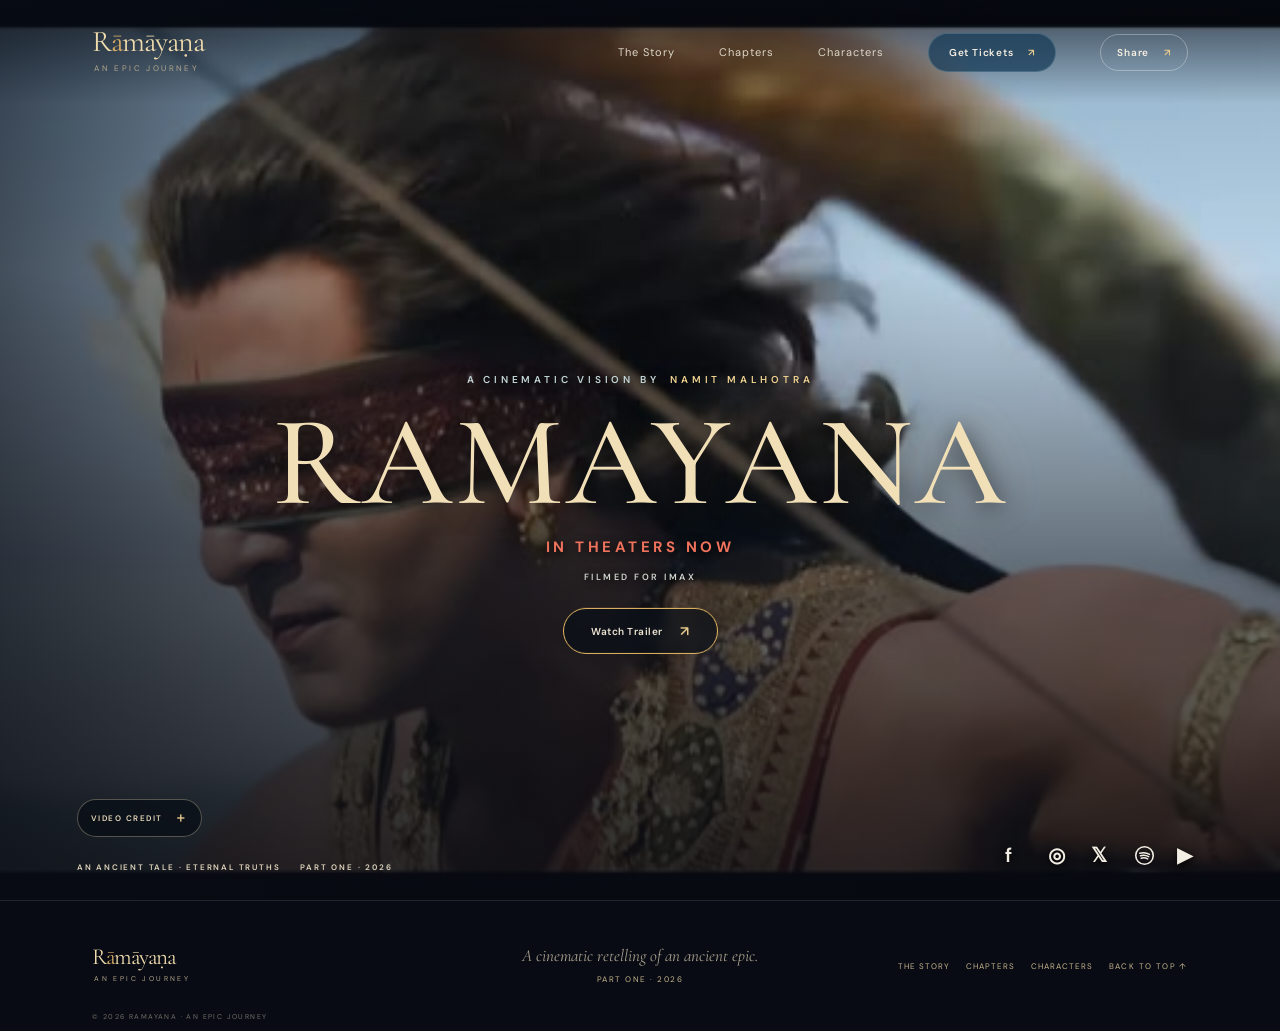
<file: index.html>
<!doctype html>
<html lang="en">
<head>
  <meta charset="utf-8">
  <meta name="viewport" content="width=device-width, initial-scale=1">
  <meta name="theme-color" content="#080b13">
  <meta name="referrer" content="strict-origin-when-cross-origin">
  <meta name="description" content="An epic retelling of the Ramayana — a journey through courage, devotion and the search for home.">
  <title>Ramayana — An Epic Journey</title>
  <link rel="preconnect" href="https://fonts.googleapis.com">
  <link rel="preconnect" href="https://fonts.gstatic.com" crossorigin>
  <link href="https://fonts.googleapis.com/css2?family=Cormorant+Garamond:wght@400;500;600;700&family=DM+Sans:wght@400;500;600;700&display=swap" rel="stylesheet">
  <link rel="stylesheet" href="styles.css">
</head>
<body>
  <header class="site-header">
    <a class="wordmark" href="index.html" aria-label="Ramayana home">R<span>ā</span>māyaṇa<small>AN EPIC JOURNEY</small></a>
    <button class="menu-toggle" aria-label="Open navigation" aria-expanded="false"><span></span><span></span></button>
    <nav class="main-nav" aria-label="Main navigation">
      <a href="story.html#story">The Story</a>
      <a href="story.html#chapters">Chapters</a>
      <a href="characters.html">Characters</a>
      <a class="nav-cta" href="tickets.html">Get Tickets <span>↗</span></a>
      <button class="share-button" type="button" data-coming-soon="Share">Share <span>↗</span></button>
    </nav>
  </header>
  <main>
    <section class="hero" id="home" aria-labelledby="hero-title">
      <video class="hero-video" autoplay muted loop playsinline preload="auto" poster="assets/ramayana-trailer-thumbnail.jpg" aria-label="Ramayana cinematic trailer playing in the background">
        <source src="assets/ramayana-hero.mp4" type="video/mp4">
      </video>
      <div class="hero-shade" aria-hidden="true"></div>
      <div class="hero-copy hero-title-card">
        <p class="hero-credit">A CINEMATIC VISION BY <span>NAMIT MALHOTRA</span></p>
        <h1 id="hero-title">Ramayana</h1>
        <p class="hero-release">IN THEATERS NOW</p>
        <p class="hero-format">FILMED FOR IMAX</p>
        <div class="hero-actions">
          <a class="button hero-button" href="https://youtu.be/1zip1rNaNYs?si=xw6AS2-Vv5v3imYH" target="_blank" rel="noopener noreferrer">Watch Trailer <span>↗</span></a>
        </div>
      </div>
      <div class="hero-bottomline"><span>AN ANCIENT TALE · ETERNAL TRUTHS</span><span>PART ONE · 2026</span></div>
      <div class="video-source">
        <button class="video-source-trigger" type="button" aria-expanded="false" aria-controls="videoSourceCard">VIDEO CREDIT <span>＋</span></button>
        <a class="video-source-card" id="videoSourceCard" href="https://youtu.be/1zip1rNaNYs?si=xw6AS2-Vv5v3imYH" target="_blank" rel="noopener noreferrer" aria-label="View the official Ramayana trailer on YouTube">
          <img src="assets/ramayana-trailer-thumbnail.jpg" alt="Frame from the Ramayana trailer showing Rama with his bow">
          <span class="video-source-copy"><small>OFFICIAL TRAILER</small><strong>Ramayana</strong><em>SONY PICTURES ENTERTAINMENT</em><b>Watch on YouTube ↗</b></span>
        </a>
      </div>
      <div class="hero-socials" aria-label="Social links">
        <a href="https://www.facebook.com/theworldoframayana/" target="_blank" rel="noopener noreferrer" aria-label="Ramayana on Facebook">f</a>
        <a href="https://www.instagram.com/worldoframayana/?hl=en" target="_blank" rel="noopener noreferrer" aria-label="Ramayana on Instagram">◎</a>
        <a href="https://x.com/WorldOfRamayana?lang=en" target="_blank" rel="noopener noreferrer" aria-label="Ramayana on X">𝕏</a>
        <a href="https://open.spotify.com/playlist/4gl2SNyUTz2tw9K59E5sjA" target="_blank" rel="noopener noreferrer" aria-label="Ramayana playlist on Spotify">
          <svg viewBox="0 0 24 24" aria-hidden="true"><circle cx="12" cy="12" r="10" fill="none" stroke="currentColor" stroke-width="1.8"/><path d="M6.6 9.4c3.8-1.1 7.9-.6 11.1 1.3M7.4 12.3c3.2-.9 6.6-.5 9.4 1.1m-8.5 1.7c2.5-.7 5.1-.4 7.3.8" fill="none" stroke="currentColor" stroke-width="1.7" stroke-linecap="round"/></svg>
        </a>
        <a href="https://youtu.be/1zip1rNaNYs?si=xw6AS2-Vv5v3imYH" target="_blank" rel="noopener noreferrer" aria-label="Ramayana on YouTube">▶</a>
      </div>
    </section>

  </main>
  <footer class="site-footer landing-footer">
    <a class="wordmark" href="index.html" aria-label="Ramayana home">R<span>ā</span>māyaṇa<small>AN EPIC JOURNEY</small></a>
    <p>A cinematic retelling of an ancient epic.<br><span>PART ONE · 2026</span></p>
    <nav class="footer-links" aria-label="Explore Ramayana">
      <a href="story.html#story">THE STORY</a>
      <a href="story.html#chapters">CHAPTERS</a>
      <a href="characters.html">CHARACTERS</a>
      <a href="#home" class="back-top">BACK TO TOP ↑</a>
    </nav>
    <small class="copyright">© 2026 RAMAYANA · AN EPIC JOURNEY</small>
  </footer>
  <div class="status-toast" role="status" aria-live="polite"></div>
  <script src="script.js"></script>
</body>
</html>
</file>
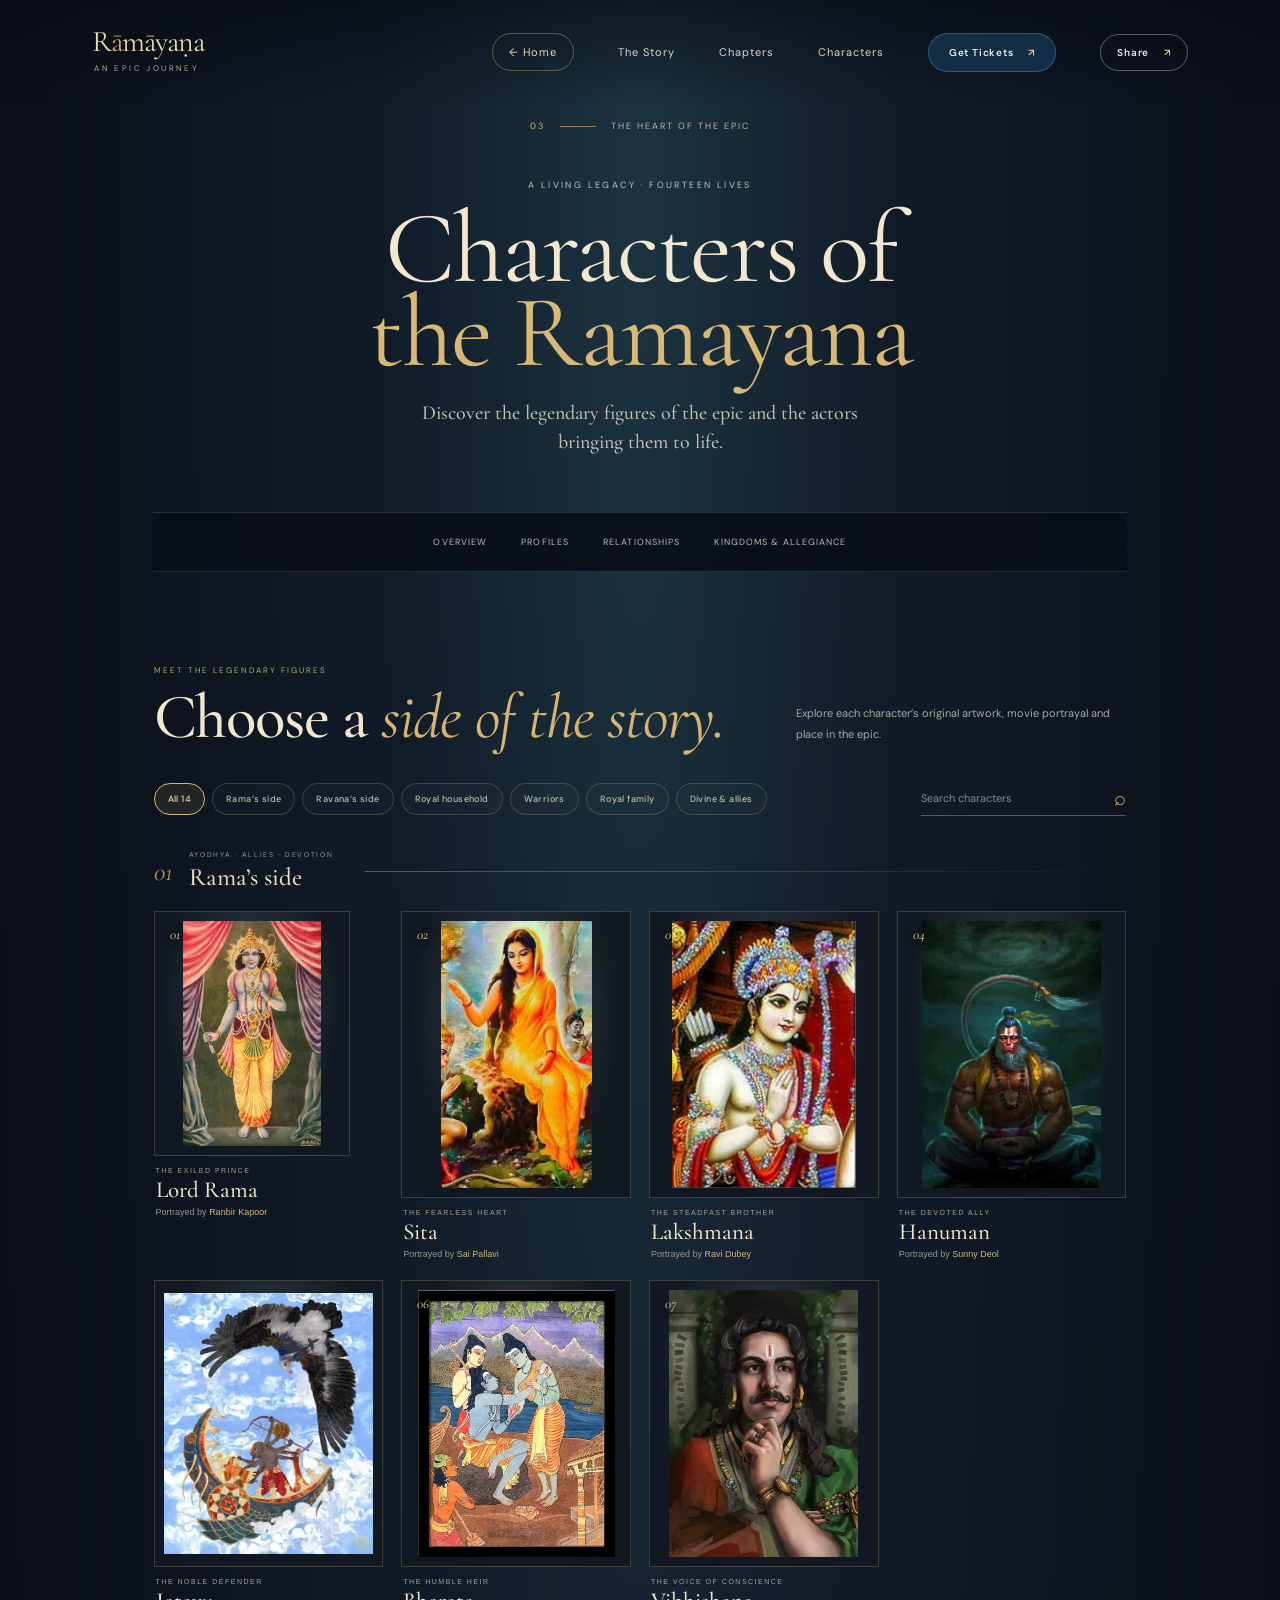
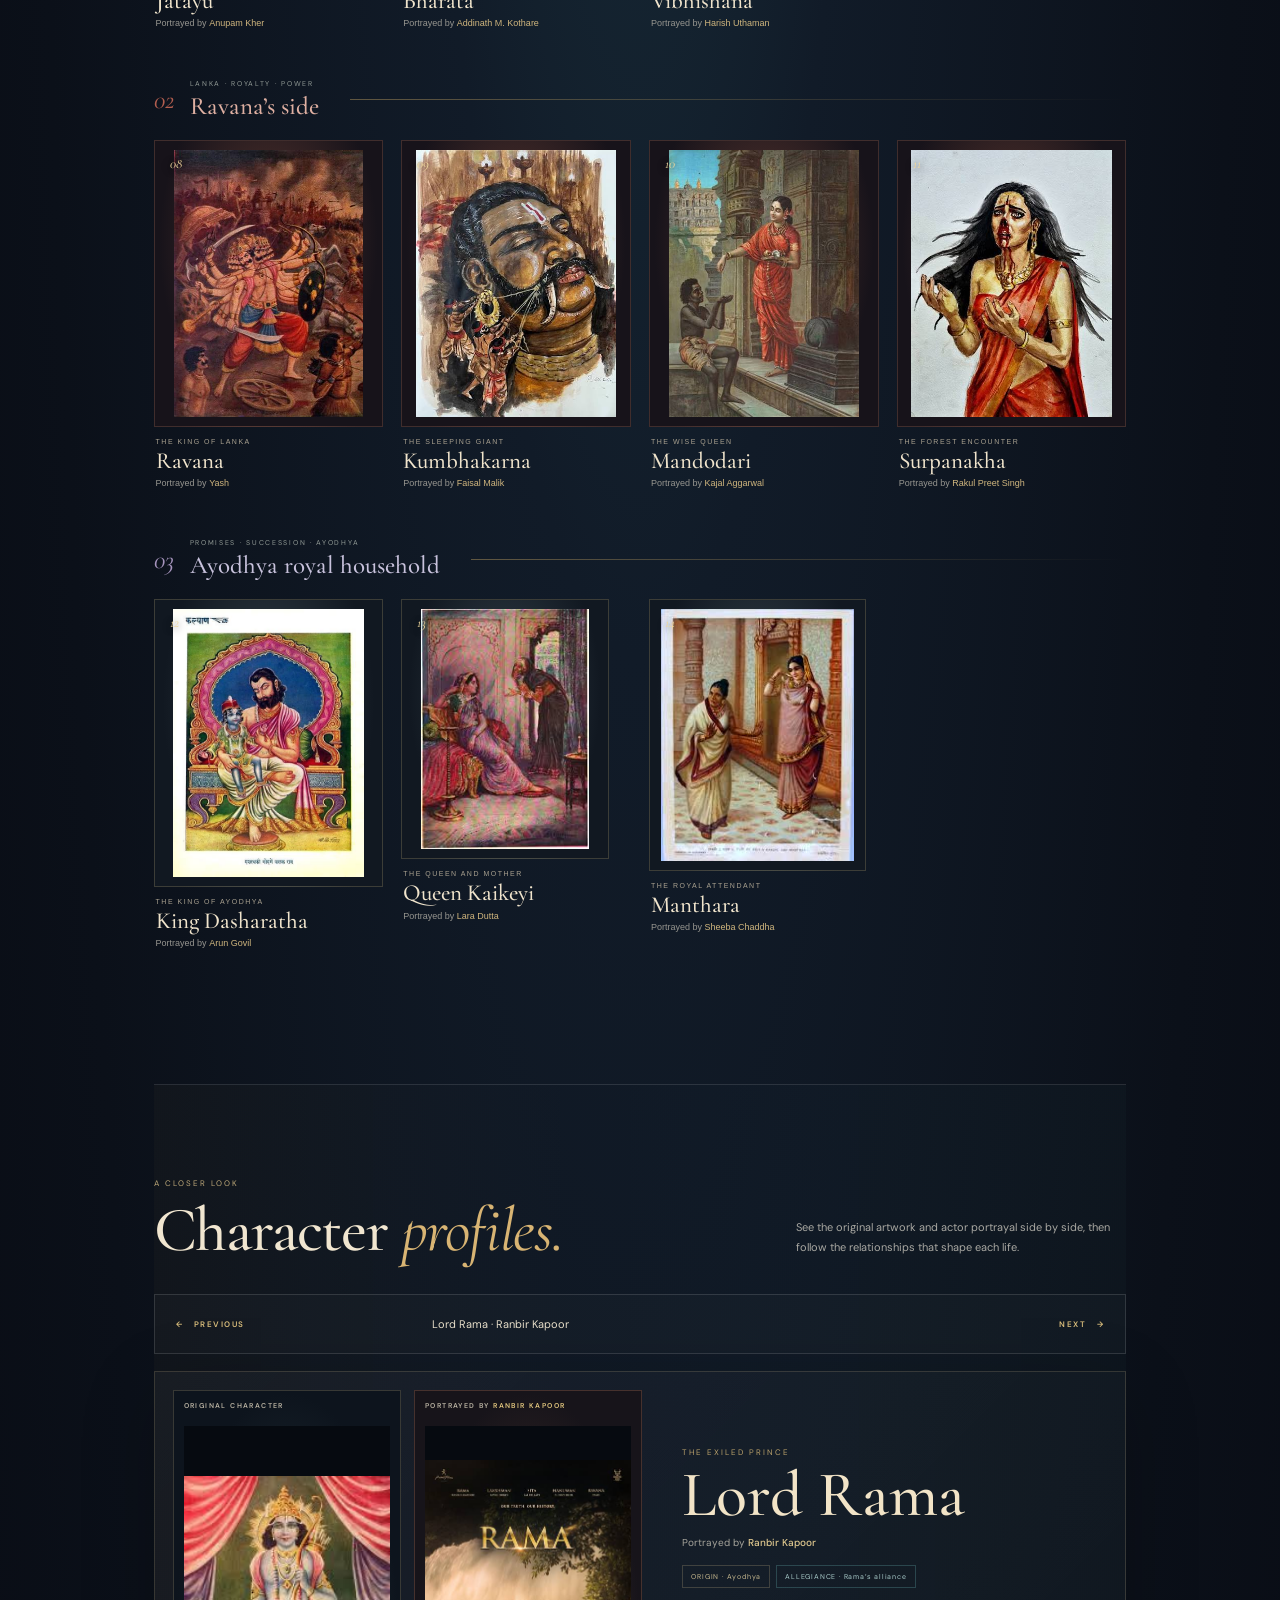
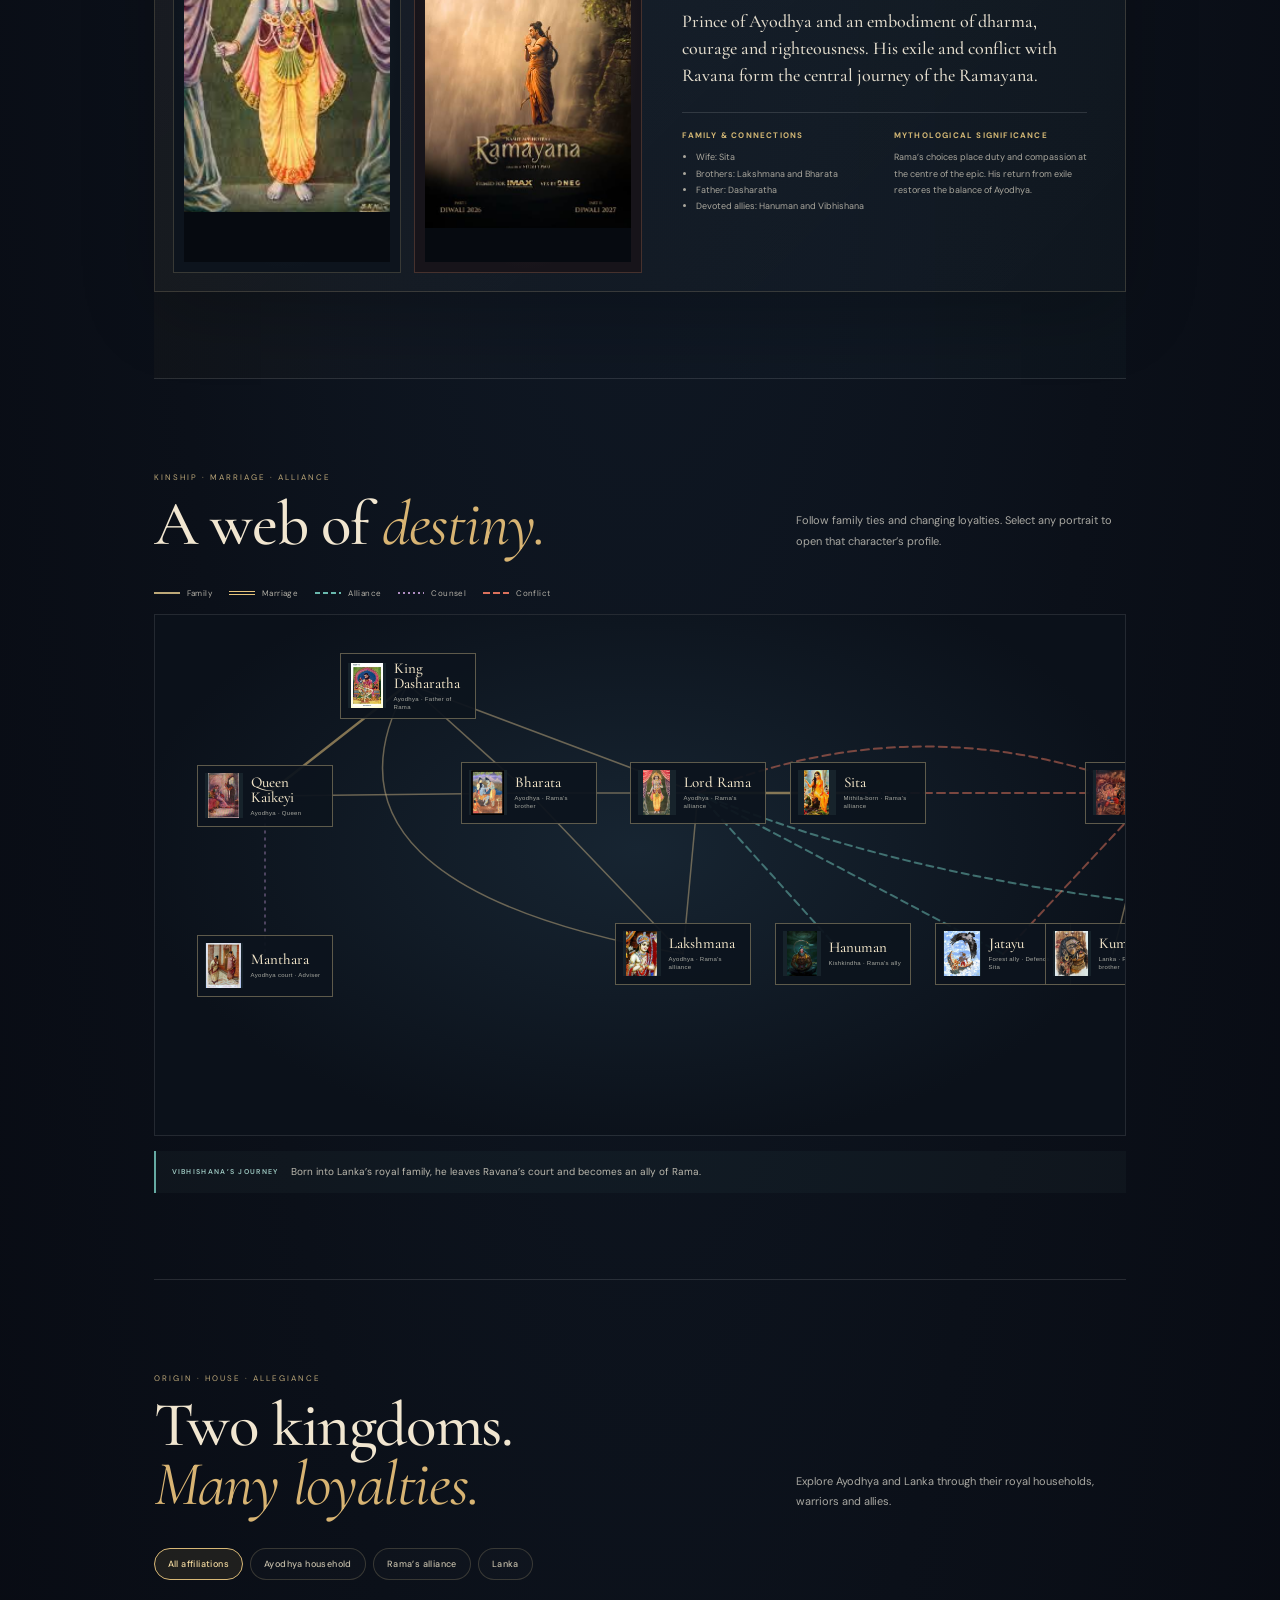
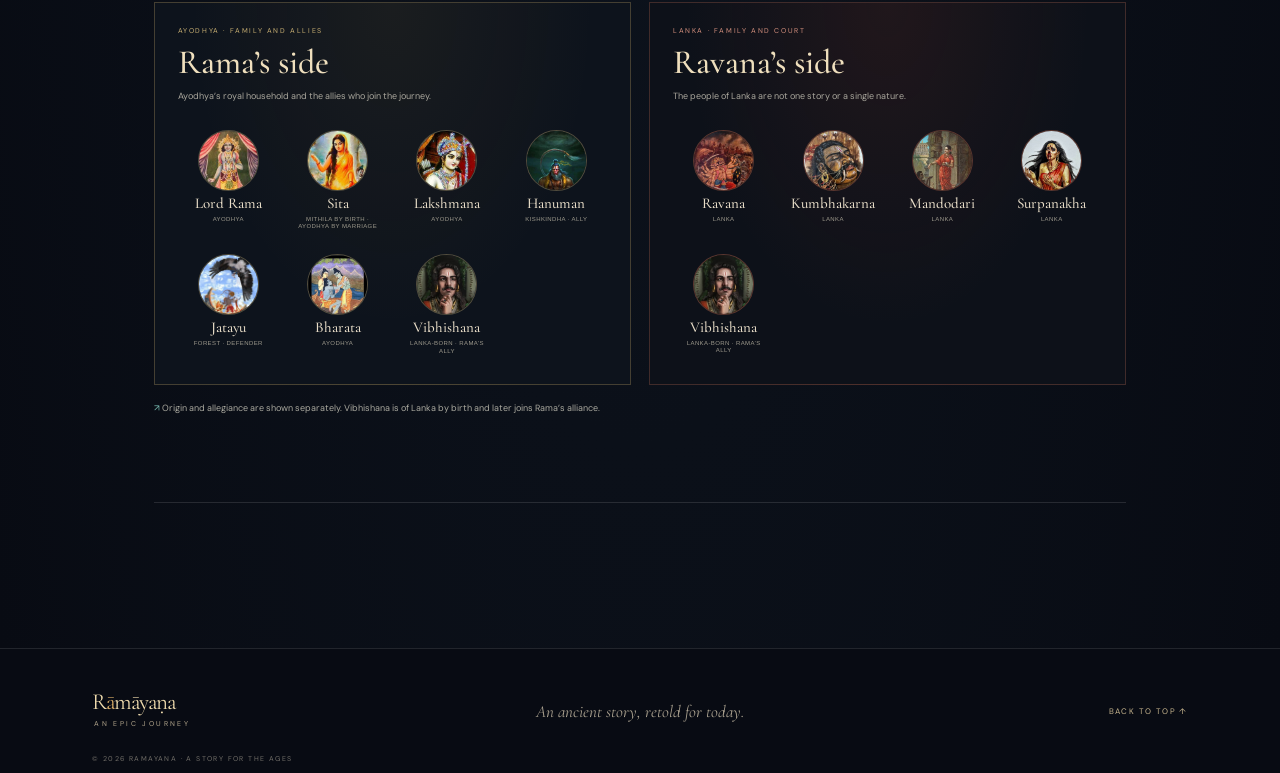
<file: characters.html>
<!doctype html>
<html lang="en">
<head>
  <meta charset="utf-8">
  <meta name="viewport" content="width=device-width, initial-scale=1">
  <meta name="theme-color" content="#080b13">
  <meta name="referrer" content="strict-origin-when-cross-origin">
  <meta name="description" content="An epic retelling of the Ramayana — a journey through courage, devotion and the search for home.">
  <title>Characters — Ramayana</title>
  <link rel="preconnect" href="https://fonts.googleapis.com">
  <link rel="preconnect" href="https://fonts.gstatic.com" crossorigin>
  <link href="https://fonts.googleapis.com/css2?family=Cormorant+Garamond:wght@400;500;600;700&family=DM+Sans:wght@400;500;600;700&display=swap" rel="stylesheet">
  <link rel="stylesheet" href="styles.css">
  <link rel="stylesheet" href="characters.css">
</head>
<body>
  <header class="site-header">
    <a class="wordmark" href="index.html" aria-label="Ramayana home">R<span>ā</span>māyaṇa<small>AN EPIC JOURNEY</small></a>
    <button class="menu-toggle" aria-label="Open navigation" aria-expanded="false"><span></span><span></span></button>
    <nav class="main-nav" aria-label="Main navigation">
      <a class="home-nav-button" href="index.html">← Home</a>
      <a href="story.html#story">The Story</a>
      <a href="story.html#chapters">Chapters</a>
      <a href="characters.html">Characters</a>
      <a class="nav-cta" href="tickets.html">Get Tickets <span>↗</span></a>
      <button class="share-button" type="button" data-coming-soon="Share">Share <span>↗</span></button>
    </nav>
  </header>
  <main>
    <section class="characters section-pad" id="characters" aria-labelledby="characters-title">
      <div class="character-masthead">
        <div class="section-kicker"><span>03</span><i></i> THE HEART OF THE EPIC</div>
        <p class="eyebrow">A LIVING LEGACY · FOURTEEN LIVES</p>
        <h2 id="characters-title">Characters of<br><em>the Ramayana</em></h2>
        <p class="character-intro">Discover the legendary figures of the epic and the actors bringing them to life.</p>
      </div>

      <nav class="character-subnav" aria-label="Characters section navigation">
        <a href="#character-overview">Overview</a>
        <a href="#character-profiles">Profiles</a>
        <a href="#relationship-explorer">Relationships</a>
        <a href="#kingdom-explorer">Kingdoms &amp; allegiance</a>
      </nav>

      <section class="character-subsection" id="character-overview" aria-labelledby="overview-title">
        <div class="character-section-heading">
          <div><p class="eyebrow">MEET THE LEGENDARY FIGURES</p><h3 id="overview-title">Choose a <em>side of the story.</em></h3></div>
          <p>Explore each character’s original artwork, movie portrayal and place in the epic.</p>
        </div>
        <div class="character-toolbar">
          <div class="character-filters" role="group" aria-label="Filter characters">
            <button type="button" class="is-active" data-character-filter="all" aria-pressed="true">All 14</button>
            <button type="button" data-character-filter="rama" aria-pressed="false">Rama’s side</button>
            <button type="button" data-character-filter="ravana" aria-pressed="false">Ravana’s side</button>
            <button type="button" data-character-filter="royal" aria-pressed="false">Royal household</button>
            <button type="button" data-character-filter="warriors" aria-pressed="false">Warriors</button>
            <button type="button" data-character-filter="royals" aria-pressed="false">Royal family</button>
            <button type="button" data-character-filter="allies" aria-pressed="false">Divine &amp; allies</button>
          </div>
          <label class="character-search"><span class="sr-only">Search characters</span><input id="characterSearch" type="search" placeholder="Search characters" autocomplete="off"><span aria-hidden="true">⌕</span></label>
        </div>
        <div class="character-groups" id="characterGallery">
          <section class="character-category" data-character-category="rama" aria-labelledby="rama-side-title">
            <div class="category-heading category-ayodhya"><span>01</span><div><p class="eyebrow">AYODHYA · ALLIES · DEVOTION</p><h4 id="rama-side-title">Rama’s side</h4></div><i></i></div>
            <div class="character-grid" data-character-grid="rama"></div>
          </section>
          <section class="character-category" data-character-category="ravana" aria-labelledby="ravana-side-title">
            <div class="category-heading category-lanka"><span>02</span><div><p class="eyebrow">LANKA · ROYALTY · POWER</p><h4 id="ravana-side-title">Ravana’s side</h4></div><i></i></div>
            <div class="character-grid" data-character-grid="ravana"></div>
          </section>
          <section class="character-category" data-character-category="royal" aria-labelledby="royal-household-title">
            <div class="category-heading category-household"><span>03</span><div><p class="eyebrow">PROMISES · SUCCESSION · AYODHYA</p><h4 id="royal-household-title">Ayodhya royal household</h4></div><i></i></div>
            <div class="character-grid" data-character-grid="royal"></div>
          </section>
          <p class="character-empty" id="characterEmpty" hidden>No characters match that search.</p>
        </div>
      </section>

      <section class="character-subsection profile-subsection" id="character-profiles" aria-labelledby="profiles-title">
        <div class="character-section-heading">
          <div><p class="eyebrow">A CLOSER LOOK</p><h3 id="profiles-title">Character <em>profiles.</em></h3></div>
          <p>See the original artwork and actor portrayal side by side, then follow the relationships that shape each life.</p>
        </div>
        <div class="profile-navigation">
          <button type="button" class="profile-arrow" id="previousCharacter" aria-label="Previous character">← <span>PREVIOUS</span></button>
          <label><span class="sr-only">Choose a character profile</span><select id="profileSelect"></select></label>
          <button type="button" class="profile-arrow" id="nextCharacter" aria-label="Next character"><span>NEXT</span> →</button>
        </div>
        <article class="character-profile-card" id="profileCard" aria-live="polite">
          <div class="profile-visuals">
            <figure class="profile-image-frame original-frame">
              <figcaption>ORIGINAL CHARACTER</figcaption>
              <button type="button" class="image-zoom" data-zoom-image="profileOriginal"><img id="profileOriginal" alt=""></button>
            </figure>
            <figure class="profile-image-frame portrayal-frame">
              <figcaption>PORTRAYED BY <span id="profileActorLabel"></span></figcaption>
              <button type="button" class="image-zoom" data-zoom-image="profileActor"><img id="profileActor" alt=""></button>
              <p class="portrayal-note" id="profilePortrayalNote" hidden></p>
            </figure>
          </div>
          <div class="profile-copy">
            <p class="eyebrow" id="profileEpithet"></p>
            <h4 id="profileName"></h4>
            <p class="profile-actor-line">Portrayed by <strong id="profileActorName"></strong></p>
            <div class="profile-badges"><span id="profileOrigin"></span><span id="profileAllegiance"></span></div>
            <p class="profile-description" id="profileDescription"></p>
            <div class="profile-facts"><div><h5>Family &amp; connections</h5><ul id="profileRelationships"></ul></div><div><h5>Mythological significance</h5><p id="profileSignificance"></p></div></div>
          </div>
        </article>
      </section>

      <section class="character-subsection relationship-subsection" id="relationship-explorer" aria-labelledby="relationship-title">
        <div class="character-section-heading">
          <div><p class="eyebrow">KINSHIP · MARRIAGE · ALLIANCE</p><h3 id="relationship-title">A web of <em>destiny.</em></h3></div>
          <p>Follow family ties and changing loyalties. Select any portrait to open that character’s profile.</p>
        </div>
        <div class="relationship-legend" aria-label="Relationship line key">
          <span><i class="legend-family"></i> Family</span><span><i class="legend-marriage"></i> Marriage</span><span><i class="legend-alliance"></i> Alliance</span><span><i class="legend-advisory"></i> Counsel</span><span><i class="legend-conflict"></i> Conflict</span>
        </div>
        <div class="relationship-scroll" tabindex="0" aria-label="Scrollable relationship map">
          <div class="relationship-canvas" id="relationshipCanvas"></div>
        </div>
        <p class="relationship-note"><span>VIBHISHANA’S JOURNEY</span> Born into Lanka’s royal family, he leaves Ravana’s court and becomes an ally of Rama.</p>
      </section>

      <section class="character-subsection kingdom-subsection" id="kingdom-explorer" aria-labelledby="kingdom-title">
        <div class="character-section-heading">
          <div><p class="eyebrow">ORIGIN · HOUSE · ALLEGIANCE</p><h3 id="kingdom-title">Two kingdoms.<br><em>Many loyalties.</em></h3></div>
          <p>Explore Ayodhya and Lanka through their royal households, warriors and allies.</p>
        </div>
        <div class="kingdom-tabs" role="group" aria-label="Filter by kingdom or allegiance">
          <button type="button" class="is-active" data-kingdom-filter="all" aria-pressed="true">All affiliations</button>
          <button type="button" data-kingdom-filter="ayodhya" aria-pressed="false">Ayodhya household</button>
          <button type="button" data-kingdom-filter="rama" aria-pressed="false">Rama’s alliance</button>
          <button type="button" data-kingdom-filter="lanka" aria-pressed="false">Lanka</button>
        </div>
        <div class="kingdom-panels" id="kingdomPanels"></div>
        <p class="kingdom-footnote">Origin and allegiance are shown separately. Vibhishana is of Lanka by birth and later joins Rama’s alliance.</p>
      </section>

    </section>


  </main>
  <footer class="site-footer"><a class="wordmark" href="index.html">R<span>ā</span>māyaṇa<small>AN EPIC JOURNEY</small></a><p>An ancient story, retold for today.</p><a href="index.html" class="back-top">BACK TO TOP ↑</a><small class="copyright">© 2026 RAMAYANA · A STORY FOR THE AGES</small></footer>
  <div class="status-toast" role="status" aria-live="polite"></div>
  <dialog class="character-image-dialog" id="characterImageDialog" aria-label="Enlarged character artwork">
    <button type="button" class="image-dialog-close" id="closeCharacterImage" aria-label="Close enlarged image">×</button>
    <img id="enlargedCharacterImage" alt="">
    <p id="enlargedCharacterCaption"></p>
  </dialog>
  <script src="script.js"></script>
  <script src="characters.js"></script>
</body>
</html>
</file>
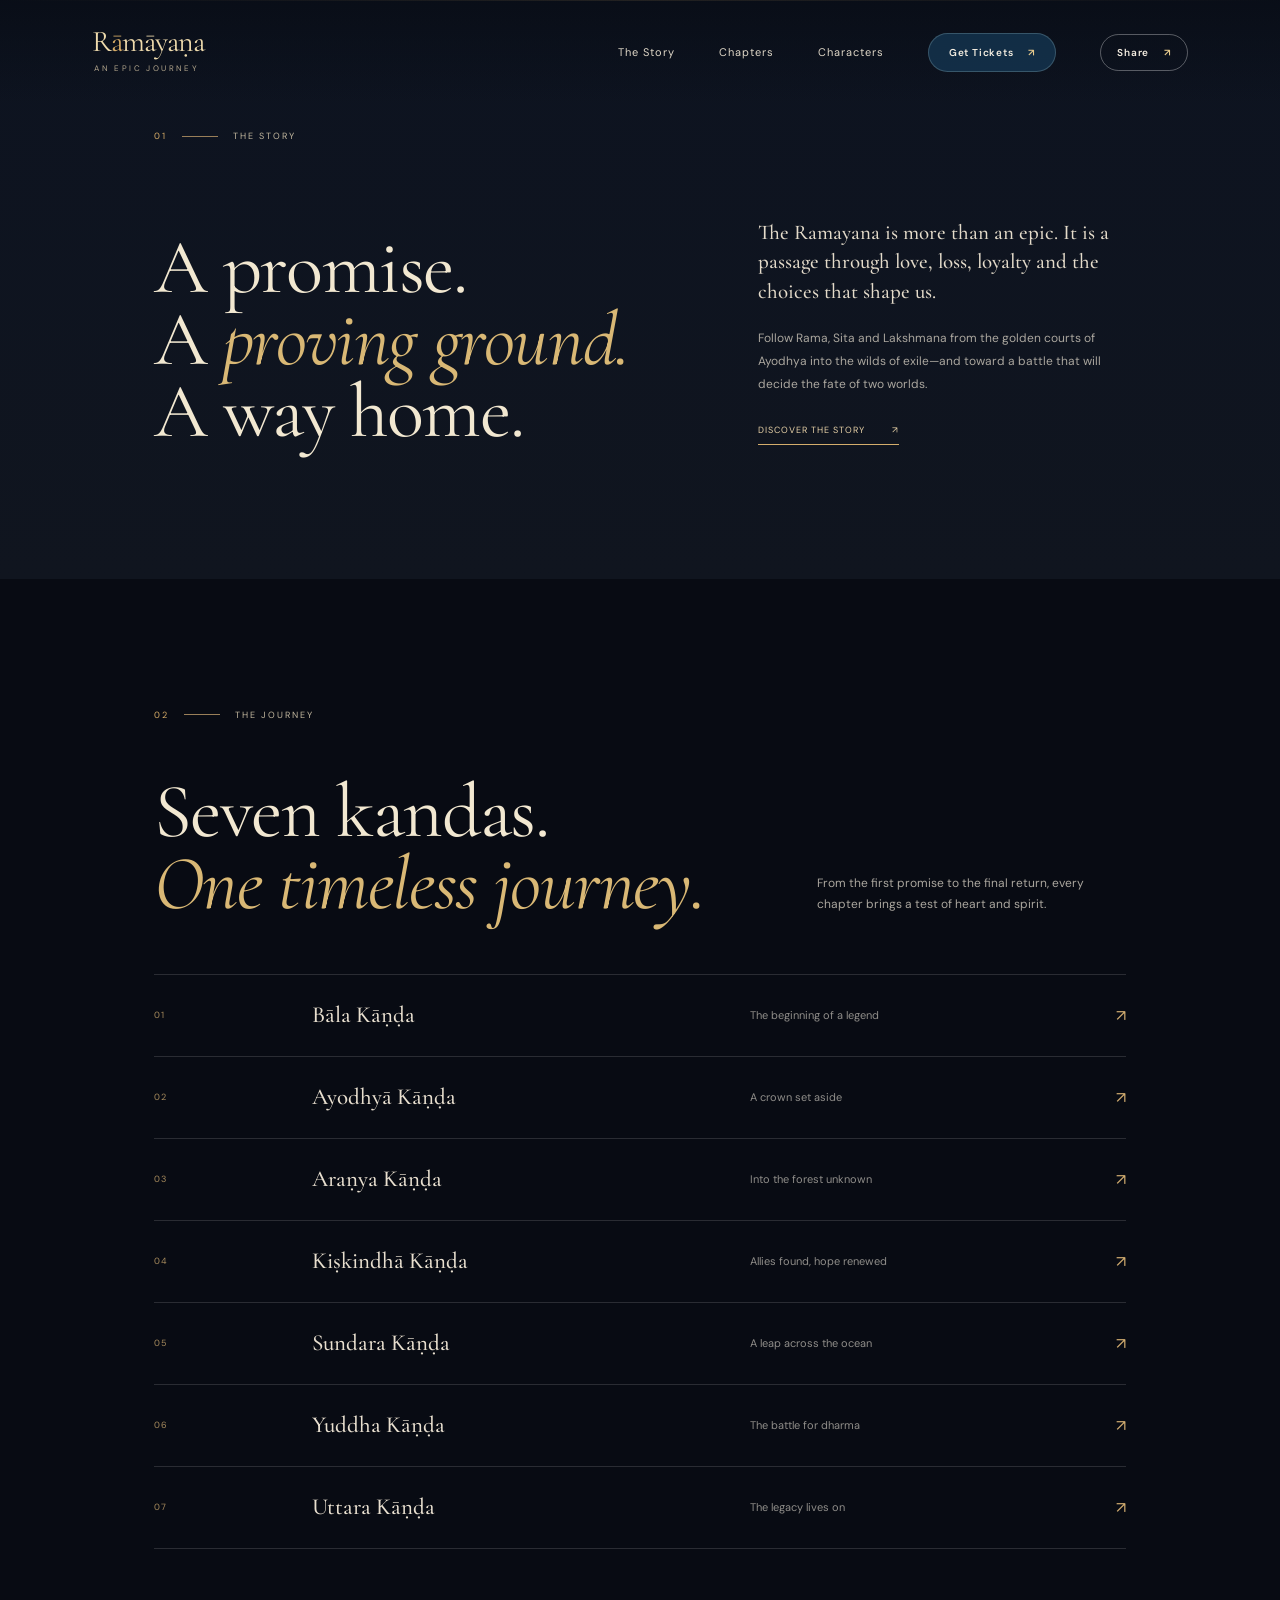
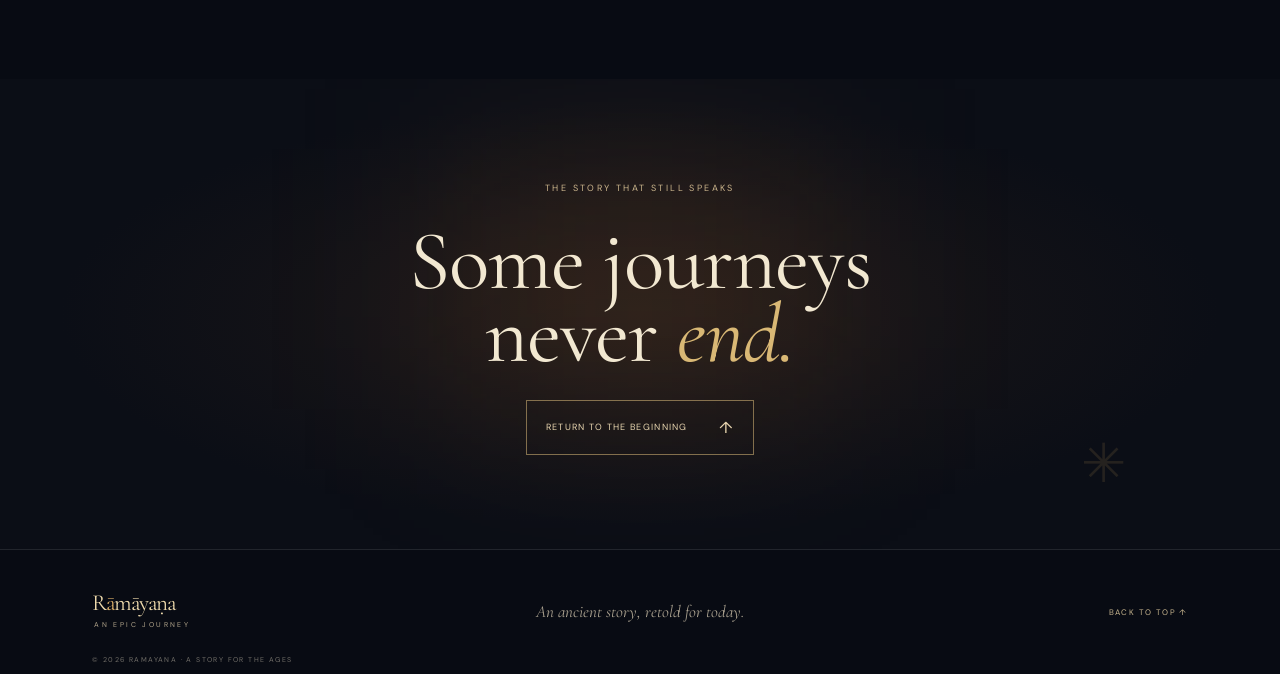
<file: story.html>
<!doctype html>
<html lang="en">
<head>
  <meta charset="utf-8">
  <meta name="viewport" content="width=device-width, initial-scale=1">
  <meta name="theme-color" content="#080b13">
  <meta name="referrer" content="strict-origin-when-cross-origin">
  <meta name="description" content="An epic retelling of the Ramayana — a journey through courage, devotion and the search for home.">
  <title>The Story — Ramayana</title>
  <link rel="preconnect" href="https://fonts.googleapis.com">
  <link rel="preconnect" href="https://fonts.gstatic.com" crossorigin>
  <link href="https://fonts.googleapis.com/css2?family=Cormorant+Garamond:wght@400;500;600;700&family=DM+Sans:wght@400;500;600;700&display=swap" rel="stylesheet">
  <link rel="stylesheet" href="styles.css">
</head>
<body>
  <header class="site-header">
    <a class="wordmark" href="index.html" aria-label="Ramayana home">R<span>ā</span>māyaṇa<small>AN EPIC JOURNEY</small></a>
    <button class="menu-toggle" aria-label="Open navigation" aria-expanded="false"><span></span><span></span></button>
    <nav class="main-nav" aria-label="Main navigation">
      <a href="story.html#story">The Story</a>
      <a href="story.html#chapters">Chapters</a>
      <a href="characters.html">Characters</a>
      <a class="nav-cta" href="tickets.html">Get Tickets <span>↗</span></a>
      <button class="share-button" type="button" data-coming-soon="Share">Share <span>↗</span></button>
    </nav>
  </header>
  <main>
    <section class="story section-pad" id="story">
      <div class="section-kicker"><span>01</span><i></i> THE STORY</div>
      <div class="story-grid">
        <h2>A promise.<br>A <em>proving ground.</em><br>A way home.</h2>
        <div class="story-copy"><p class="lead">The Ramayana is more than an epic. It is a passage through love, loss, loyalty and the choices that shape us.</p><p>Follow Rama, Sita and Lakshmana from the golden courts of Ayodhya into the wilds of exile—and toward a battle that will decide the fate of two worlds.</p><a class="text-link" href="#chapters">Discover the story <span>↗</span></a></div>
      </div>
    </section>

    <section class="chapters section-pad" id="chapters">
      <div class="section-kicker"><span>02</span><i></i> THE JOURNEY</div>
      <div class="chapter-heading"><h2>Seven kandas.<br><em>One timeless journey.</em></h2><p>From the first promise to the final return, every chapter brings a test of heart and spirit.</p></div>
      <div class="chapter-list">
        <a href="#journey"><span class="chapter-num">01</span><span class="chapter-name">Bāla Kāṇḍa</span><span class="chapter-desc">The beginning of a legend</span><span class="chapter-arrow">↗</span></a>
        <a href="#journey"><span class="chapter-num">02</span><span class="chapter-name">Ayodhyā Kāṇḍa</span><span class="chapter-desc">A crown set aside</span><span class="chapter-arrow">↗</span></a>
        <a href="#journey"><span class="chapter-num">03</span><span class="chapter-name">Araṇya Kāṇḍa</span><span class="chapter-desc">Into the forest unknown</span><span class="chapter-arrow">↗</span></a>
        <a href="#journey"><span class="chapter-num">04</span><span class="chapter-name">Kiṣkindhā Kāṇḍa</span><span class="chapter-desc">Allies found, hope renewed</span><span class="chapter-arrow">↗</span></a>
        <a href="#journey"><span class="chapter-num">05</span><span class="chapter-name">Sundara Kāṇḍa</span><span class="chapter-desc">A leap across the ocean</span><span class="chapter-arrow">↗</span></a>
        <a href="#journey"><span class="chapter-num">06</span><span class="chapter-name">Yuddha Kāṇḍa</span><span class="chapter-desc">The battle for dharma</span><span class="chapter-arrow">↗</span></a>
        <a href="#journey"><span class="chapter-num">07</span><span class="chapter-name">Uttara Kāṇḍa</span><span class="chapter-desc">The legacy lives on</span><span class="chapter-arrow">↗</span></a>
      </div>
    </section>

    <section class="closing" id="journey"><div class="closing-glow"></div><p class="eyebrow">THE STORY THAT STILL SPEAKS</p><h2>Some journeys<br>never <em>end.</em></h2><a class="button button-outline" href="index.html">Return to the beginning <span>↑</span></a><span class="closing-ornament" aria-hidden="true">✳</span></section>

  </main>
  <footer class="site-footer"><a class="wordmark" href="index.html">R<span>ā</span>māyaṇa<small>AN EPIC JOURNEY</small></a><p>An ancient story, retold for today.</p><a href="index.html" class="back-top">BACK TO TOP ↑</a><small class="copyright">© 2026 RAMAYANA · A STORY FOR THE AGES</small></footer>
  <div class="status-toast" role="status" aria-live="polite"></div>
  <script src="script.js"></script>
</body>
</html>
</file>
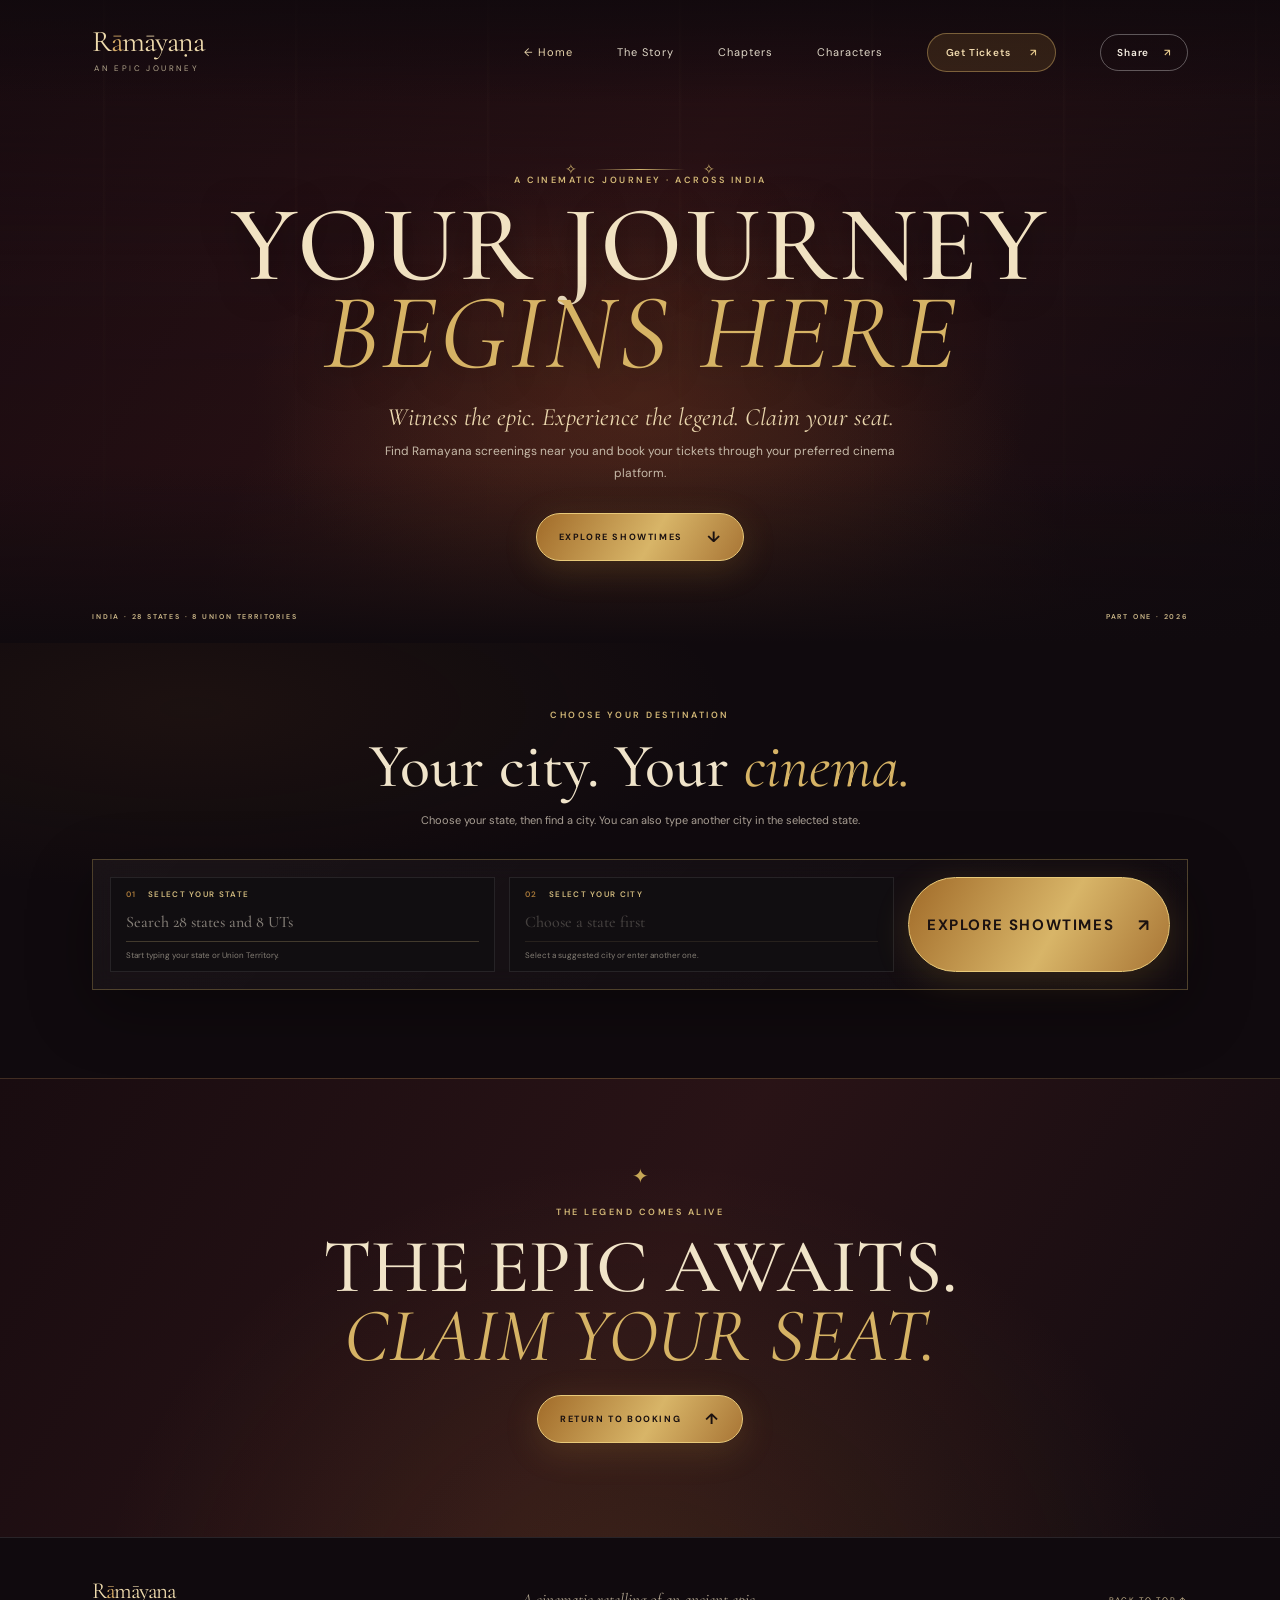
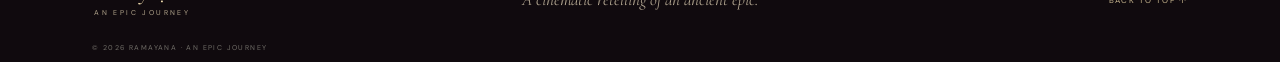
<file: tickets.html>
<!doctype html>
<html lang="en">
<head>
  <meta charset="utf-8">
  <meta name="viewport" content="width=device-width, initial-scale=1">
  <meta name="theme-color" content="#160b11">
  <meta name="referrer" content="strict-origin-when-cross-origin">
  <meta name="description" content="Find Ramayana screenings across India and book through official cinema platforms.">
  <title>Get Your Tickets — Ramayana</title>
  <link rel="preconnect" href="https://fonts.googleapis.com">
  <link rel="preconnect" href="https://fonts.gstatic.com" crossorigin>
  <link href="https://fonts.googleapis.com/css2?family=Cormorant+Garamond:wght@400;500;600;700&family=DM+Sans:wght@400;500;600;700&display=swap" rel="stylesheet">
  <link rel="stylesheet" href="styles.css">
  <link rel="stylesheet" href="tickets.css">
</head>
<body class="tickets-page">
  <header class="site-header ticket-header">
    <a class="wordmark" href="index.html" aria-label="Ramayana home">R<span>ā</span>māyaṇa<small>AN EPIC JOURNEY</small></a>
    <button class="menu-toggle" aria-label="Open navigation" aria-expanded="false"><span></span><span></span></button>
    <nav class="main-nav" aria-label="Main navigation">
      <a class="ticket-home-link" href="index.html">← Home</a>
      <a href="story.html#story">The Story</a>
      <a href="story.html#chapters">Chapters</a>
      <a href="characters.html">Characters</a>
      <a class="nav-cta" href="tickets.html" aria-current="page">Get Tickets <span>↗</span></a>
      <button class="share-button" type="button" data-coming-soon="Share">Share <span>↗</span></button>
    </nav>
  </header>

  <main>
    <section class="ticket-hero" aria-labelledby="ticket-title">
      <div class="ticket-hero-ornament" aria-hidden="true"><span>✧</span><i></i><span>✧</span></div>
      <p class="ticket-eyebrow">A CINEMATIC JOURNEY · ACROSS INDIA</p>
      <h1 id="ticket-title">YOUR JOURNEY<br><em>BEGINS HERE</em></h1>
      <p class="ticket-subtitle">Witness the epic. Experience the legend. Claim your seat.</p>
      <p class="ticket-intro">Find Ramayana screenings near you and book your tickets through your preferred cinema platform.</p>
      <a class="ticket-primary-cta" href="#booking-finder">EXPLORE SHOWTIMES <span>↓</span></a>
      <div class="ticket-hero-foot"><span>INDIA · 28 STATES · 8 UNION TERRITORIES</span><span>PART ONE · 2026</span></div>
    </section>

    <section class="booking-finder" id="booking-finder" aria-labelledby="finder-title">
      <div class="ticket-shell">
        <div class="booking-heading">
          <p class="ticket-eyebrow">CHOOSE YOUR DESTINATION</p>
          <h2 id="finder-title">Your city. Your <em>cinema.</em></h2>
          <p>Choose your state, then find a city. You can also type another city in the selected state.</p>
        </div>
        <form class="location-form" id="locationForm" novalidate>
          <label class="location-field">
            <span><i>01</i> SELECT YOUR STATE</span>
            <input id="stateInput" name="state" list="stateOptions" placeholder="Search 28 states and 8 UTs" autocomplete="off" required aria-describedby="stateHelp">
            <datalist id="stateOptions"></datalist>
            <small id="stateHelp">Start typing your state or Union Territory.</small>
          </label>
          <label class="location-field">
            <span><i>02</i> SELECT YOUR CITY</span>
            <input id="cityInput" name="city" list="cityOptions" placeholder="Choose a state first" autocomplete="off" required disabled aria-describedby="cityHelp">
            <datalist id="cityOptions"></datalist>
            <small id="cityHelp">Select a suggested city or enter another one.</small>
          </label>
          <button class="ticket-primary-cta location-submit" type="submit"><span>EXPLORE SHOWTIMES</span><b>↗</b></button>
        </form>

        <div class="booking-reveal" id="bookingReveal" aria-live="polite" hidden>
          <span class="reveal-spark">✧</span>
          <p>THE KINGDOM IS READY.</p>
          <p>THE STORY IS WAITING.</p>
          <strong>YOUR SEAT AWAITS.</strong>
        </div>

        <section class="booking-results" id="bookingResults" aria-labelledby="results-title" hidden>
          <div class="results-heading">
            <div>
              <p class="ticket-eyebrow">THE NEXT STEP IS YOURS</p>
              <h2 id="results-title">YOUR CITY. YOUR CINEMA.<br><em>YOUR EXPERIENCE.</em></h2>
              <p id="selectedLocation" class="selected-location"></p>
            </div>
            <button class="change-location" id="changeLocation" type="button">CHANGE LOCATION <span>↗</span></button>
          </div>
          <p class="availability-disclaimer"><span aria-hidden="true">✦</span> Listings and showtimes can change. Confirm the cinema, date, format and ticket availability on the booking partner before you book.</p>
          <div class="format-panel" id="formatPanel">
            <div class="format-heading"><span>CHOOSE YOUR CINEMATIC EXPERIENCE</span><small id="formatHint">Formats are shown only when found in a checked city listing.</small></div>
            <div class="format-filters" id="formatFilters" role="group" aria-label="Filter booking partners by cinema format"></div>
            <p class="format-disclaimer" id="formatDisclaimer">A format appearing in a city listing does not guarantee availability at every cinema. Confirm the exact venue and showtime on the partner site.</p>
          </div>
          <div class="partner-summary"><h3>BOOKING PARTNERS</h3><p id="partnerCount"></p></div>
          <div class="booking-grid" id="bookingGrid"></div>
          <div class="booking-empty" id="bookingEmpty" hidden>
            <span>✧</span><h3>No checked listings for this format.</h3><p>Clear the format filter to see all official platforms, or check the cinema’s live page for another format.</p>
            <button class="clear-format" type="button" id="clearFormat">VIEW ALL PARTNERS</button>
          </div>
        </section>
      </div>
    </section>

    <section class="ticket-finale" aria-labelledby="finale-title">
      <div class="ticket-finale-ornament" aria-hidden="true">✦</div>
      <p class="ticket-eyebrow">THE LEGEND COMES ALIVE</p>
      <h2 id="finale-title">THE EPIC AWAITS.<br><em>CLAIM YOUR SEAT.</em></h2>
      <a class="ticket-primary-cta" href="#booking-finder">RETURN TO BOOKING <span>↑</span></a>
    </section>
  </main>

  <footer class="site-footer ticket-footer">
    <a class="wordmark" href="index.html">R<span>ā</span>māyaṇa<small>AN EPIC JOURNEY</small></a>
    <p>A cinematic retelling of an ancient epic.</p>
    <a href="#ticket-title" class="back-top">BACK TO TOP ↑</a>
    <small class="copyright">© 2026 RAMAYANA · AN EPIC JOURNEY</small>
  </footer>
  <div class="status-toast" role="status" aria-live="polite"></div>
  <script src="script.js"></script>
  <script src="booking-config.js"></script>
  <script src="tickets.js"></script>
</body>
</html>
</file>
<file: styles.css>
:root{--ink:#080b13;--ink-soft:#0d1320;--cream:#f2e8d1;--muted:#a49d91;--gold:#d7ac67;--gold-light:#f2d99f;--teal:#48a9b5;--ember:#b85a3d;--serif:"Cormorant Garamond",Georgia,serif;--sans:"DM Sans",Arial,sans-serif}*{box-sizing:border-box}html{scroll-behavior:smooth}body{margin:0;background:var(--ink);color:var(--cream);font-family:var(--sans);font-size:14px;font-weight:400}a{color:inherit;text-decoration:none}.site-header{position:absolute;z-index:5;top:0;left:0;width:100%;height:104px;padding:0 7.2%;display:flex;align-items:center;justify-content:space-between;border-bottom:1px solid #ffffff15}.wordmark{font-family:var(--serif);font-size:30px;letter-spacing:-1.5px;color:#efdbad;line-height:.75}.wordmark span{color:var(--gold)}.wordmark small{display:block;margin:10px 0 0 2px;font:8px var(--sans);letter-spacing:2.4px;color:#b2a58c}.main-nav{display:flex;align-items:center;gap:44px;font-size:11px;letter-spacing:1px;color:#dfd7c7}.main-nav a:not(.nav-cta){transition:color .2s}.main-nav a:not(.nav-cta):hover{color:var(--gold-light)}.nav-cta{border:1px solid #d4af756b;padding:14px 17px;color:#eddbb9}.nav-cta span{margin-left:18px;color:var(--gold)}.menu-toggle{display:none}.hero{min-height:740px;height:100svh;max-height:1120px;position:relative;overflow:hidden;display:flex;align-items:center;padding:100px 11.5% 60px;background:radial-gradient(ellipse at 74% 48%,#132431 0,#0d1722 24%,#090f1a 54%,#080b13 79%)}.hero:before{content:"";position:absolute;inset:0;opacity:.32;background:repeating-linear-gradient(115deg,transparent 0 86px,#c5965b0a 87px,#c5965b0a 88px,transparent 89px 145px);mask-image:linear-gradient(90deg,transparent 28%,#000 100%)}.hero:after{content:"";position:absolute;right:0;bottom:0;width:75%;height:26%;background:linear-gradient(0deg,#080b13,transparent);z-index:1}.hero-art{position:absolute;right:2%;top:8%;width:59%;height:83%;overflow:hidden}.celestial-halo{position:absolute;width:64%;aspect-ratio:1;left:22%;top:7%;border-radius:50%;background:radial-gradient(circle,#eac78022 0 2%,#54bac72b 8%,#e2a6531e 23%,#6e304b25 40%,transparent 70%);filter:blur(6px)}.sea-glow{position:absolute;left:6%;right:0;bottom:18%;height:30%;background:linear-gradient(100deg,transparent,#2ca4b96b 23%,#d192604d 54%,#b84c355c 82%,transparent);filter:blur(36px);transform:rotate(-8deg)}.hero-art:before{content:"";position:absolute;inset:9% 0 13%;background:conic-gradient(from 225deg at 53% 50%,transparent 0 12%,#3389a412 15%,transparent 27%,#d6965030 36%,transparent 49%,#7dc3c81a 61%,transparent 76%);filter:blur(25px)}.bow{position:absolute;width:34%;height:81%;top:8%;left:34%;z-index:2;filter:drop-shadow(0 0 15px #d4a65b60)}.figure{position:absolute;bottom:20%;z-index:1;width:25%;height:55%;filter:drop-shadow(0 8px 16px #0009)}.figure:before{content:"";position:absolute;left:36%;top:2%;width:27%;aspect-ratio:1;border-radius:50%;background:radial-gradient(circle at 40% 36%,#f4c58b,#583d35 73%);box-shadow:0 0 25px #efb97144}.figure span{position:absolute;left:20%;top:24%;width:63%;height:58%;border-radius:48% 50% 10% 10%;clip-path:polygon(28% 0,70% 0,100% 100%,0 100%);background:linear-gradient(115deg,#264a60,#15394a 43%,#17212d);transform:rotate(7deg)}.figure i{position:absolute;left:44%;top:16%;height:62%;width:5px;background:linear-gradient(#efcf84,#ac6435);transform:rotate(18deg);box-shadow:0 0 9px #e5ba6a}.figure-blue{left:19%;height:58%;width:28%}.figure-red{right:2%;bottom:17%;transform:scaleX(-1) scale(1.1);filter:drop-shadow(0 0 24px #b3473259)}.figure-red span{background:linear-gradient(105deg,#722d2a,#a54732 48%,#391e25)}.figure-red:before{background:radial-gradient(circle at 40% 36%,#dc9562,#4b2929 75%)}.horizon{position:absolute;left:0;right:0;bottom:19%;height:1px;background:linear-gradient(90deg,transparent,#64c2c978 27%,#ffe09d9c 52%,#df71517a 81%,transparent);box-shadow:0 0 30px 10px #75b7c71a}.hero-copy{position:relative;z-index:3;max-width:510px;margin-top:12px}.eyebrow{font:9px var(--sans);letter-spacing:2.4px;color:#cbbb9f}.hero-copy .eyebrow{margin:0 0 24px}.hero-copy .eyebrow span{display:inline-block;width:26px;height:1px;background:var(--gold);vertical-align:middle;margin-right:12px}.hero h1,.story h2,.chapter-heading h2,.characters h2,.closing h2{font-family:var(--serif);font-weight:400;letter-spacing:-1.4px}.hero h1{font-size:clamp(60px,7vw,100px);line-height:.87;margin:0 0 26px;color:#f2e7d1}.hero h1 em,.story h2 em,.chapter-heading h2 em,.characters h2 em,.closing h2 em{font-weight:400;color:#d9b875}.hero-intro{max-width:350px;font-size:13px;line-height:1.8;color:#bcb7ad;margin:0 0 27px}.button{display:inline-flex;align-items:center;gap:31px;padding:16px 19px;font-size:9px;letter-spacing:1.3px;text-transform:uppercase;transition:background .25s,color .25s}.button-gold{background:var(--gold);color:#17110d}.button-gold:hover{background:#f1d69e}.button span{font-size:16px}.hero-meta{position:absolute;z-index:3;bottom:42px;left:7.2%;right:7.2%;display:flex;justify-content:space-between;font-size:8px;letter-spacing:2px;color:#928d81}.scroll-cue{position:absolute;right:7.2%;bottom:41px;z-index:3;font-size:8px;letter-spacing:1.8px;color:#bdb5a7;writing-mode:vertical-rl;display:flex;align-items:center;gap:12px}.scroll-cue span{display:block;width:1px;height:38px;background:linear-gradient(var(--gold),transparent)}.section-pad{padding:130px 12%}.story{background:linear-gradient(180deg,#0d1320,#10151f);position:relative}.story:before{content:"";position:absolute;left:0;top:0;width:100%;height:1px;background:linear-gradient(90deg,transparent,#d2ab6b61,transparent)}.section-kicker{display:flex;align-items:center;gap:15px;color:#c3b89f;font-size:9px;letter-spacing:2px}.section-kicker span{color:var(--gold)}.section-kicker i{display:block;width:36px;height:1px;background:#997f59}.story-grid{display:grid;grid-template-columns:1.1fr .8fr;gap:10%;align-items:end;margin-top:55px}.story h2,.chapter-heading h2,.characters h2{font-size:clamp(47px,6vw,78px);line-height:.94;margin:0}.story-copy{max-width:410px;padding-bottom:4px}.story-copy p{color:#aaa69e;line-height:1.9;font-size:12px}.story-copy .lead{color:#e4dbca;font:500 21px/1.4 var(--serif)}.text-link{display:inline-block;margin-top:16px;padding-bottom:8px;border-bottom:1px solid #d4ad6c;color:#e7d1a7;font-size:9px;letter-spacing:1px;text-transform:uppercase}.text-link span{margin-left:24px}.chapters{background:#080b13}.chapter-heading{display:flex;justify-content:space-between;align-items:end;margin:55px 0 54px}.chapter-heading p{max-width:280px;color:#aaa69e;font-size:12px;line-height:1.8;margin:0 3% 4px 30px}.chapter-list{border-top:1px solid #ffffff23}.chapter-list a{min-height:82px;display:grid;grid-template-columns:.45fr 1.25fr 1fr 25px;align-items:center;border-bottom:1px solid #ffffff23;transition:padding .25s,background .25s}.chapter-list a:hover{padding:0 15px;background:#ffffff05}.chapter-num{font-size:9px;color:#a78b5d;letter-spacing:1px}.chapter-name{font:500 23px var(--serif);color:#e8dfcf}.chapter-desc{font-size:11px;color:#8f8d89}.chapter-arrow{font-size:16px;color:#d2ad70;text-align:right}.characters{background:radial-gradient(ellipse at 50% 100%,#17313b 0,#111822 42%,#0c1019 80%);padding-bottom:145px}.characters h2{margin:51px 0 68px}.character-grid{display:grid;grid-template-columns:repeat(3,1fr);gap:22px}.character-grid article{min-height:240px;border-top:1px solid #d5b36d7a;padding:25px 21px;background:linear-gradient(140deg,#ffffff08,transparent 60%);position:relative}.character-mark{position:absolute;right:20px;top:20px;font:italic 70px/.8 var(--serif);color:#e2be7b29}.character-grid .eyebrow{font-size:8px;letter-spacing:1.8px;color:#c2ab7f}.character-grid h3{font:500 38px var(--serif);color:#eadab8;margin:25px 0 5px}.character-grid article>p:last-child{font-size:11px;line-height:1.7;color:#a6a39c;max-width:200px}.closing{min-height:470px;position:relative;display:flex;flex-direction:column;align-items:center;justify-content:center;text-align:center;overflow:hidden;background:radial-gradient(ellipse at center,#49322255,#0b0e16 64%)}.closing-glow{position:absolute;top:15%;width:380px;height:260px;background:#c37b3a22;filter:blur(90px)}.closing .eyebrow,.closing h2,.closing .button{position:relative}.closing .eyebrow{color:#cbb58c}.closing h2{font:400 clamp(55px,7vw,84px)/.87 var(--serif);letter-spacing:-1px;margin:22px 0 28px}.button-outline{border:1px solid #d3b37791;color:#ead7b1}.button-outline:hover{background:#d7ac67;color:#17110d}.closing-ornament{position:absolute;right:12%;bottom:11%;font:54px var(--serif);color:#d5a75b22}.site-footer{min-height:125px;border-top:1px solid #ffffff1b;padding:27px 7.2%;display:grid;grid-template-columns:1fr 1fr 1fr;align-items:center;position:relative}.site-footer .wordmark{font-size:23px}.site-footer .wordmark small{font-size:7px;margin-top:8px}.site-footer>p{font:italic 17px var(--serif);color:#aaa18f;text-align:center}.back-top{justify-self:end;font-size:8px;letter-spacing:1.4px;color:#c7b58e}.copyright{position:absolute;bottom:10px;left:7.2%;font-size:7px;letter-spacing:1.4px;color:#716e68}
@media(max-width:850px){.site-header{height:83px;padding:0 6%}.main-nav{gap:22px}.nav-cta{padding:11px}.hero{padding-left:8%;padding-right:8%}.hero-art{right:-6%;width:70%;opacity:.8}.hero h1{font-size:clamp(63px,10vw,88px)}.section-pad{padding:100px 8%}.story-grid{gap:7%}.chapter-heading{gap:30px}.chapter-heading p{margin-right:0}.scroll-cue{right:4%}}
@media(max-width:620px){.site-header{height:76px}.wordmark{font-size:27px}.menu-toggle{display:flex;flex-direction:column;gap:6px;background:none;border:0;padding:12px;z-index:7}.menu-toggle span{height:1px;width:24px;background:#e6d2aa}.main-nav{position:absolute;top:0;right:0;width:min(82%,340px);height:100svh;background:#0c111a;display:flex;flex-direction:column;align-items:stretch;justify-content:center;padding:38px;gap:0;transform:translateX(105%);transition:transform .3s;box-shadow:-20px 0 60px #0008}.main-nav.open{transform:translateX(0)}.main-nav a:not(.nav-cta){padding:19px 0;border-bottom:1px solid #ffffff1b;font:22px var(--serif)}.nav-cta{margin-top:27px;text-align:center}.hero{height:90svh;min-height:690px;max-height:850px;align-items:flex-end;padding:0 8% 107px;background:radial-gradient(ellipse at 73% 33%,#18303b,#090e18 60%,#080b13)}.hero-art{top:8%;right:-16%;height:66%;width:105%;opacity:.72}.hero-copy{margin:0}.hero-copy .eyebrow{font-size:8px;letter-spacing:1.7px;margin-bottom:17px}.hero h1{font-size:clamp(58px,16vw,82px);margin-bottom:20px}.hero-intro{font-size:12px;max-width:300px}.hero-meta{left:8%;right:8%;bottom:28px}.scroll-cue{display:none}.section-pad{padding:82px 8%}.story-grid{grid-template-columns:1fr;gap:24px;margin-top:37px}.story h2,.chapter-heading h2,.characters h2{font-size:58px}.story-copy .lead{font-size:20px}.chapter-heading{display:block;margin:38px 0 34px}.chapter-heading p{margin:20px 0 0;max-width:340px}.chapter-list a{min-height:74px;grid-template-columns:35px 1fr 22px;gap:8px}.chapter-name{font-size:20px}.chapter-desc{display:none}.character-grid{grid-template-columns:1fr;gap:12px}.characters h2{margin:40px 0}.character-grid article{min-height:190px}.character-grid h3{margin-top:21px}.closing{min-height:420px}.closing-ornament{right:6%;bottom:7%}.site-footer{grid-template-columns:1fr auto;gap:15px;padding:24px 8% 38px}.site-footer>p{grid-column:1/-1;grid-row:2;text-align:left;margin:0}.back-top{grid-column:2;grid-row:1}.copyright{left:8%;bottom:11px;font-size:6px}}
@media(prefers-reduced-motion:reduce){html{scroll-behavior:auto}*,*:before,*:after{transition:none!important}}
.hero-video{position:absolute;z-index:0;top:50%;left:50%;width:max(100vw,177.78vh);height:max(56.25vw,100vh);transform:translate(-50%,-50%);border:0;pointer-events:none;opacity:.57;filter:saturate(.82) contrast(1.05)}.hero:before{z-index:1}.hero-art{z-index:2;pointer-events:none;opacity:.72}.hero:after{z-index:3}.hero-copy,.hero-meta,.scroll-cue{z-index:4}.video-fallback{display:inline-block;margin:14px 0 0 13px;color:#e7d1a7;font-size:9px;letter-spacing:1px;text-transform:uppercase;border-bottom:1px solid #d4ad6c;padding-bottom:6px}
.hero-video{top:50%;left:auto;right:7%;width:min(46vw,800px);height:max(min(25.875vw,450px),200px);max-height:none;transform:translateY(-50%);pointer-events:auto;opacity:1;filter:none;z-index:2}.hero-art{display:none}.hero:after{display:none}.hero-copy{max-width:min(35vw,460px)}
@media(max-width:620px){.hero-video{top:12%;left:8%;right:auto;width:84%;height:max(47.25vw,200px);transform:none}.hero-copy{max-width:100%}}
.hero-title-card .hero-credit{margin:0 0 18px;color:#a6c2cc;font:600 9px/1.6 var(--sans);letter-spacing:3px}.hero-title-card .hero-credit span{display:block;color:#d7bd86;font-size:10px;letter-spacing:4px;margin-top:2px}.hero-title-card h1{font:500 clamp(50px,6.8vw,92px)/.88 var(--serif);letter-spacing:-2px;color:#efdbad;margin:0 0 21px;text-shadow:0 2px 24px #0009}.hero-title-card .hero-release{margin:0 0 13px;color:#d97758;font:700 12px/1.3 var(--sans);letter-spacing:3px}.hero-title-card .hero-format{margin:0 0 27px;color:#a7b8b7;font:600 9px/1.4 var(--sans);letter-spacing:2.3px}.hero-title-card .button{margin-top:0}
@media(max-width:620px){.hero-title-card .hero-credit{font-size:8px;letter-spacing:2.2px;margin-bottom:12px}.hero-title-card .hero-credit span{font-size:9px;letter-spacing:3px}.hero-title-card h1{font-size:clamp(58px,14vw,78px);margin-bottom:15px}.hero-title-card .hero-release{font-size:11px;letter-spacing:2.5px;margin-bottom:9px}.hero-title-card .hero-format{font-size:8px;margin-bottom:17px}}
.site-header{background:linear-gradient(180deg,#070b13a8,transparent);border-bottom-color:#ffffff12}.nav-cta,.share-button{font:600 10px var(--sans);letter-spacing:.8px;color:#f6efe2;background:#163956b8;border:1px solid #84a7b454;border-radius:999px;padding:12px 20px;cursor:pointer}.nav-cta span,.share-button span{margin-left:12px;color:#e6c98c}.share-button{background:transparent;border-color:#ffffff50;padding:11px 16px}
.hero{height:100svh;min-height:700px;max-height:none;padding:0;display:block;isolation:isolate;background:#080b13}.hero-video{position:absolute;inset:0;left:0;top:0;right:0;width:100%;height:100%;max-height:none;transform:none;object-fit:cover;object-position:center 42%;z-index:-2;pointer-events:none;opacity:1;filter:none}.hero-shade{position:absolute;inset:0;z-index:-1;background:linear-gradient(180deg,#08101d35 0%,#08101d10 30%,#07101c8f 63%,#080b13d9 100%),linear-gradient(90deg,#070b13a8 0%,#07101c38 28%,transparent 75%)}.hero:before{z-index:0;opacity:.14;pointer-events:none}.hero:after{display:block;z-index:0;bottom:0;left:0;width:100%;height:1px;background:linear-gradient(90deg,transparent,#d7ac67a8,transparent)}.hero-copy.hero-title-card{position:absolute;top:53%;left:50%;transform:translate(-50%,-50%);width:min(88%,900px);max-width:900px;margin:0;text-align:center;z-index:2}.hero-title-card .hero-credit{margin:0 0 20px;color:#c2d5d7;font:600 10px/1.5 var(--sans);letter-spacing:3.8px;text-shadow:0 2px 12px #000}.hero-title-card .hero-credit span{display:inline;color:#f0d390;font-size:inherit;letter-spacing:inherit;margin-left:5px}.hero-title-card h1{margin:0 0 17px;color:#f1dfb7;font:500 clamp(68px,10vw,140px)/.88 var(--serif);letter-spacing:.025em;text-transform:uppercase;text-shadow:0 3px 26px #000b,0 0 55px #d9ac5d31}.hero-title-card .hero-release{margin:0 0 13px;color:#ef725d;font:700 clamp(11px,1.2vw,15px)/1.4 var(--sans);letter-spacing:3.5px;text-shadow:0 2px 10px #000}.hero-title-card .hero-format{margin:0 0 25px;color:#d0d5ce;font:600 9px/1.4 var(--sans);letter-spacing:2.5px;text-shadow:0 2px 10px #000}.hero-actions{display:flex;justify-content:center;gap:14px}.hero-button{min-width:155px;justify-content:center;gap:17px;padding:13px 23px;border:1px solid #e6b963;border-radius:999px;background:#090f18a8;color:#f3ead8;font:600 10px var(--sans);letter-spacing:.5px;text-transform:none;cursor:pointer;backdrop-filter:blur(6px)}.hero-button:hover{background:#d7ac67;color:#16110b;border-color:#f1d99e}.hero-button span{font-size:14px;color:#e6c98c}.hero-bottomline{position:absolute;z-index:2;left:6%;bottom:28px;display:flex;gap:20px;color:#dfd4bd;font:600 8px var(--sans);letter-spacing:1.8px}.video-source{position:absolute;z-index:4;left:6%;bottom:63px}.video-source-trigger{display:inline-flex;align-items:center;gap:11px;border:1px solid #f4e5c450;border-radius:999px;background:#080d15b5;color:#e6d7ba;padding:9px 13px;font:600 8px var(--sans);letter-spacing:1.5px;cursor:pointer;backdrop-filter:blur(8px)}.video-source-trigger span{font-size:13px;color:#e6c98c}.video-source-card{position:absolute;left:0;bottom:calc(100% + 12px);display:grid;grid-template-columns:142px 1fr;gap:14px;width:340px;padding:10px;border:1px solid #e6c98c68;background:#0a1019f2;box-shadow:0 16px 50px #0009;opacity:0;visibility:hidden;transform:translateY(8px);transition:opacity .2s,transform .2s,visibility .2s}.video-source-card img{display:block;width:142px;height:80px;object-fit:cover}.video-source-copy{display:flex;flex-direction:column;align-items:flex-start;justify-content:center;gap:4px}.video-source-copy small{font:600 7px var(--sans);letter-spacing:1.7px;color:#9cbfc5}.video-source-copy strong{font:500 20px/.95 var(--serif);color:#f0dfb7}.video-source-copy em{font:normal 7px var(--sans);letter-spacing:.8px;color:#a49d91}.video-source-copy b{margin-top:4px;font:600 8px var(--sans);letter-spacing:.5px;color:#e5ad66}.hero:hover .video-source-card,.video-source:focus-within .video-source-card,.video-source.is-open .video-source-card{opacity:1;visibility:visible;transform:translateY(0)}.video-source-trigger:focus-visible,.video-source-card:focus-visible,.hero-button:focus-visible,.nav-cta:focus-visible,.share-button:focus-visible{outline:2px solid #f2d99f;outline-offset:3px}.hero-socials{position:absolute;z-index:2;right:6%;bottom:27px;display:flex;align-items:center;gap:17px}.hero-socials button,.hero-socials a{width:26px;height:28px;padding:0;border:0;background:transparent;color:#f3eee3;font:600 20px/1 var(--sans);cursor:pointer;text-shadow:0 2px 8px #000}.hero-socials button:hover,.hero-socials a:hover{color:#e6bd76}.status-toast{position:fixed;z-index:10;left:50%;bottom:24px;transform:translate(-50%,12px);padding:12px 17px;border:1px solid #e6c98c66;background:#101722;color:#f1e4c5;font-size:10px;letter-spacing:.6px;opacity:0;visibility:hidden;transition:.2s}.status-toast.visible{opacity:1;visibility:visible;transform:translate(-50%,0)}
@media(max-width:850px){.hero-copy.hero-title-card{width:90%}.hero-title-card h1{font-size:clamp(62px,11vw,110px)}.main-nav{gap:13px}.nav-cta,.share-button{padding:10px 13px}.hero-socials{gap:12px}}
@media(max-width:620px){.site-header{height:76px}.main-nav{align-items:stretch}.main-nav .nav-cta,.main-nav .share-button{margin-top:20px;text-align:center}.hero{min-height:700px;height:100svh}.hero-video{object-position:48% center}.hero-copy.hero-title-card{top:52%;width:92%}.hero-title-card .hero-credit{font-size:8px;letter-spacing:2.4px;margin-bottom:14px}.hero-title-card .hero-credit span{letter-spacing:2.4px}.hero-title-card h1{font-size:clamp(58px,15vw,88px);margin-bottom:17px}.hero-title-card .hero-release{font-size:11px;letter-spacing:2.8px}.hero-title-card .hero-format{font-size:8px;letter-spacing:1.8px;margin-bottom:20px}.hero-actions{gap:9px}.hero-button{min-width:0;padding:12px 16px;font-size:9px}.hero-bottomline{display:none}.video-source{left:6%;bottom:23px}.video-source-card{grid-template-columns:120px 1fr;width:min(318px,calc(100vw - 32px));padding:8px;gap:11px}.video-source-card img{width:120px;height:68px}.video-source-copy strong{font-size:18px}.hero-socials{right:6%;bottom:24px;gap:9px}.hero-socials button,.hero-socials a{width:20px;font-size:16px}}
@media(hover:none){.hero:hover .video-source-card{opacity:0;visibility:hidden;transform:translateY(8px)}.video-source.is-open .video-source-card{opacity:1;visibility:visible;transform:translateY(0)}}
.hero-copy.hero-title-card{top:57%}@media(max-width:620px){.hero-copy.hero-title-card{top:56%}}
.hero:after{display:none}
.site-header{border-bottom:0}

.landing-footer .footer-links{justify-self:end;display:flex;align-items:center;gap:16px;font-size:8px;letter-spacing:1px;color:#c7b58e}.landing-footer .footer-links a:hover{color:var(--gold-light)}.landing-footer .footer-links .back-top{white-space:nowrap}.landing-footer>p span{display:inline-block;margin-top:8px;font:8px var(--sans);letter-spacing:1.5px;color:#c7b58e}@media(max-width:850px){.landing-footer .footer-links{gap:11px;font-size:7px}}@media(max-width:620px){.landing-footer .footer-links{grid-column:1/-1;grid-row:3;justify-content:flex-start;flex-wrap:wrap;gap:16px;padding-bottom:4px}}

.hero-socials svg{display:block;width:21px;height:21px}

.hero-socials a:focus-visible{outline:2px solid #f2d99f;outline-offset:4px;border-radius:3px}
.share-menu{position:absolute;z-index:12;top:78px;right:7.2%;width:230px;padding:13px;border:1px solid #d7b76a66;background:linear-gradient(145deg,#18131a,#0c1119);box-shadow:0 18px 45px #0009;opacity:0;visibility:hidden;transform:translateY(-7px);transition:opacity .18s,transform .18s,visibility .18s}.share-menu.is-open{opacity:1;visibility:visible;transform:translateY(0)}.share-menu p{margin:3px 8px 9px;color:#c8a85c;font:600 8px var(--sans);letter-spacing:1.6px}.share-menu a,.share-menu button{display:flex;width:100%;align-items:center;justify-content:space-between;padding:10px 8px;border:0;border-top:1px solid #ffffff12;background:transparent;color:#e9dfcd;text-align:left;font:500 11px var(--sans);cursor:pointer}.share-menu a:hover,.share-menu button:hover{color:#f2d99f;background:#d7b76a0c}.share-menu span{color:#c5a55c}.share-menu [hidden]{display:none!important}.share-menu a:focus-visible,.share-menu button:focus-visible{outline:2px solid #f2d99f;outline-offset:-2px}@media(max-width:620px){.share-menu{position:fixed;top:72px;right:6%;width:min(250px,88vw)}}
</file>
<file: characters.css>
.sr-only{position:absolute;width:1px;height:1px;padding:0;margin:-1px;overflow:hidden;clip:rect(0,0,0,0);white-space:nowrap;border:0}
.characters[hidden],.character-card[hidden],.character-category[hidden],[hidden]{display:none!important}
.characters{position:relative;overflow:clip;padding-top:120px;background:radial-gradient(ellipse at 50% 3%,#1b3440 0,#111b28 28%,#0b1019 68%,#080b13 100%)}
.character-masthead{max-width:1100px;margin:0 auto 55px;text-align:center}.character-masthead .section-kicker{justify-content:center}.character-masthead>.eyebrow{margin:47px 0 16px;color:#b8c8c4}.character-masthead h2{font-size:clamp(56px,8vw,108px)!important;line-height:.82!important;letter-spacing:-2px!important;margin:0!important;color:#f2e7d1}.character-masthead h2 em{font-style:normal;color:#d9b875}.character-intro{max-width:480px;margin:24px auto 0;color:#c1c0b7;font:500 20px/1.45 var(--serif)}
.character-subnav{position:sticky;top:0;z-index:4;display:flex;justify-content:center;gap:4px;margin:0 -1px;padding:12px 0;border-top:1px solid #ffffff20;border-bottom:1px solid #ffffff20;background:#0a1018ee;backdrop-filter:blur(14px);overflow-x:auto;scrollbar-width:thin}.character-subnav a{flex:0 0 auto;padding:11px 15px;color:#bdb9ae;font-size:9px;letter-spacing:1.1px;text-transform:uppercase;transition:color .2s,background .2s}.character-subnav a:hover,.character-subnav a:focus-visible{color:#f0d494;background:#ffffff09;outline:none}
.character-subsection{padding:93px 0 86px;border-bottom:1px solid #ffffff1e;scroll-margin-top:72px}.character-section-heading{display:flex;align-items:end;justify-content:space-between;gap:30px;margin:0 0 34px}.character-section-heading .eyebrow{margin:0 0 13px;color:#bca778;font-size:8px;letter-spacing:2px}.character-section-heading h3{margin:0;color:#f1e6d0;font:500 clamp(39px,5vw,63px)/.94 var(--serif);letter-spacing:-1.2px}.character-section-heading h3 em{color:#d8b473;font-weight:400}.character-section-heading>p{max-width:330px;margin:0 0 3px;color:#a9a8a2;font-size:11px;line-height:1.85}
.character-toolbar{display:flex;justify-content:space-between;align-items:center;gap:20px;margin:0 0 34px}.character-filters{display:flex;flex-wrap:wrap;gap:7px}.character-filters button,.kingdom-tabs button{border:1px solid #d5c08d36;border-radius:999px;padding:9px 13px;background:#ffffff04;color:#c4bda9;font:500 9px var(--sans);letter-spacing:.4px;cursor:pointer;transition:all .2s}.character-filters button:hover,.character-filters button.is-active,.kingdom-tabs button:hover,.kingdom-tabs button.is-active{border-color:#d7b776;background:#d1a75a1b;color:#f2d99f}.character-search{display:flex;align-items:center;gap:6px;width:205px;flex:0 0 205px;border-bottom:1px solid #ad9b6b80}.character-search input,.profile-navigation select{width:100%;border:0;outline:none;background:transparent;color:#e7dec9;font:11px var(--sans);padding:10px 0}.character-search input::placeholder{color:#888a87}.character-search span{font-size:20px;color:#d6b879}
.character-category{margin:0 0 48px}.category-heading{display:flex;align-items:center;gap:16px;margin-bottom:19px}.category-heading>span{color:#ad9665;font:italic 26px var(--serif)}.category-heading .eyebrow{margin:0 0 3px;color:#929b96;font-size:7px;letter-spacing:1.7px}.category-heading h4{margin:0;color:#e9ddc5;font:500 25px var(--serif)}.category-heading>i{height:1px;flex:1;margin-left:15px;background:linear-gradient(90deg,#d0ad676b,transparent)}.category-lanka h4{color:#dfb0a2}.category-lanka>span{color:#b35e4f}.category-household h4{color:#c8c2dc}.category-household>span{color:#a694bd}
.character-grid{display:grid;grid-template-columns:repeat(4,minmax(0,1fr));gap:18px}.character-card{display:flex;flex-direction:column;gap:11px;width:100%;padding:0;border:0;background:transparent;text-align:left;color:inherit;cursor:pointer;min-width:0}.character-card-image{display:block;position:relative;aspect-ratio:4/5;overflow:hidden;border:1px solid #e0c88d35;background:radial-gradient(ellipse at 50% 36%,#344149,#111821 66%);padding:9px;transition:border-color .25s,box-shadow .25s,transform .25s}.character-card-lanka .character-card-image{background:radial-gradient(ellipse at 50% 36%,#59362f,#17131a 68%);border-color:#d28b6e38}.character-card-image img{display:block;width:100%;height:100%;object-fit:contain;transition:transform .45s}.character-card:hover .character-card-image,.character-card:focus-visible .character-card-image{border-color:#e2c077;box-shadow:0 0 24px #d7ac6729;transform:translateY(-3px)}.character-card-lanka:hover .character-card-image{border-color:#d8876c;box-shadow:0 0 24px #b8503b30}.character-card:hover img{transform:scale(1.035)}.character-card:focus-visible{outline:2px solid #f2d99f;outline-offset:4px}.character-card-index{position:absolute;top:14px;left:15px;color:#f0d89e;font:italic 14px var(--serif);text-shadow:0 1px 8px #000}.character-card-action{position:absolute;bottom:10px;right:11px;padding:7px 9px;background:#080d15c9;color:#ebd39e;font:600 7px var(--sans);letter-spacing:1.3px;opacity:0;transform:translateY(4px);transition:opacity .2s,transform .2s}.character-card:hover .character-card-action,.character-card:focus-visible .character-card-action{opacity:1;transform:translateY(0)}.character-card-copy{display:flex;flex-direction:column;gap:4px;padding:0 2px}.character-card-epithet{color:#a8a08f;font-size:7px;letter-spacing:1.5px;text-transform:uppercase}.character-card-copy strong{color:#f0e4cc;font:500 23px/1.05 var(--serif)}.character-card-actor{color:#96958f;font-size:9px;line-height:1.5}.character-card-actor b{color:#d0b67e;font-weight:500}.character-empty{padding:30px 0;color:#aaa;font:italic 18px var(--serif)}
.profile-subsection{background:linear-gradient(90deg,#d7ac6707,transparent 45%,#53a9b407)}.profile-navigation{display:flex;align-items:center;justify-content:space-between;gap:18px;margin:0 0 17px;padding:12px 15px;border:1px solid #ffffff21;background:#ffffff04}.profile-navigation label{width:min(440px,55%)}.profile-navigation select{appearance:none;cursor:pointer}.profile-navigation option{background:#111821;color:#f2e8d1}.profile-arrow{border:0;background:transparent;color:#d9bd7b;font:600 8px var(--sans);letter-spacing:1.5px;cursor:pointer}.profile-arrow span{padding:0 7px}.character-profile-card{display:grid;grid-template-columns:minmax(0,1.05fr) minmax(300px,.95fr);gap:40px;padding:18px;border:1px solid #d7c18e2e;background:linear-gradient(135deg,#ffffff08,#ffffff02);box-shadow:0 20px 70px #0003}.profile-visuals{display:grid;grid-template-columns:1fr 1fr;gap:13px;min-width:0}.profile-image-frame{position:relative;min-width:0;margin:0;padding:10px;border:1px solid #d7c18e36;background:radial-gradient(ellipse at center,#26343b,#0d141d 70%)}.portrayal-frame{background:radial-gradient(ellipse at center,#49342d,#17141a 70%);border-color:#c57e6145}.profile-image-frame figcaption{position:relative;z-index:1;min-height:25px;color:#b9b2a2;font:600 7px var(--sans);letter-spacing:1.4px}.profile-image-frame figcaption span{color:#e4c87f}.image-zoom{display:grid;place-items:center;position:relative;width:100%;height:clamp(260px,34vw,445px);padding:0;border:0;background:#060a10;cursor:zoom-in;overflow:hidden}.image-zoom img{display:block;width:100%;height:100%;object-fit:contain;opacity:1;filter:blur(0);transition:transform .35s,opacity .32s ease,filter .32s ease}.image-zoom img.is-changing{opacity:.18;filter:blur(2px) saturate(.82)}.image-zoom:hover img{transform:scale(1.025)}.image-zoom:after{content:"VIEW FULL IMAGE +";position:absolute;right:9px;bottom:9px;padding:7px;background:#060a10c9;color:#f0d49a;font:600 7px var(--sans);letter-spacing:1px;opacity:0;transition:opacity .2s}.image-zoom:hover:after,.image-zoom:focus-visible:after{opacity:1}.image-zoom:focus-visible{outline:2px solid #f2d99f;outline-offset:-2px}.image-missing{position:relative;background:#111820!important}.image-missing:after{content:"SUPPLIED IMAGE UNAVAILABLE";position:absolute;inset:0;display:grid;place-items:center;padding:14px;color:#b8aa88;font:600 8px/1.6 var(--sans);letter-spacing:1px;text-align:center}.image-missing img{opacity:0}
.profile-copy{align-self:center;padding:18px 20px 20px 0}.profile-copy>.eyebrow{margin:0 0 10px;color:#b9a06a;font-size:8px;letter-spacing:2px}.profile-copy h4{margin:0;color:#f2e4c7;font:500 clamp(43px,5vw,66px)/.88 var(--serif)}.profile-actor-line{margin:13px 0 16px;color:#a6a49b;font-size:10px}.profile-actor-line strong{color:#e1c98f;font-weight:500}.profile-badges{display:flex;flex-wrap:wrap;gap:6px;margin:0 0 20px}.profile-badges span{padding:6px 8px;border:1px solid #d7c18e39;color:#c7b98f;font-size:7px;letter-spacing:.8px}.profile-badges span+span{border-color:#5da5a64f;color:#a9ccca}.profile-description{color:#e5dece;font:500 18px/1.5 var(--serif)}.profile-facts{display:grid;grid-template-columns:1fr 1fr;gap:18px;margin-top:23px;padding-top:17px;border-top:1px solid #ffffff20}.profile-facts h5{margin:0 0 9px;color:#d4b875;font-size:8px;letter-spacing:1.2px;text-transform:uppercase}.profile-facts ul{margin:0;padding-left:14px;color:#aaa79d;font-size:9px;line-height:1.8}.profile-facts p{margin:0;color:#aaa79d;font-size:9px;line-height:1.8}.profile-compare-link{margin-top:19px;background:transparent;border:0;cursor:pointer;font-family:var(--sans)}
.relationship-subsection{overflow:hidden}.relationship-legend{display:flex;flex-wrap:wrap;gap:17px;margin:0 0 16px;color:#b3b0a7;font-size:8px;letter-spacing:.4px}.relationship-legend span{display:flex;align-items:center;gap:7px}.relationship-legend i{display:inline-block;width:26px;height:2px;background:#bca878}.relationship-legend .legend-marriage{height:4px;border-top:1px solid #e6c47c;border-bottom:1px solid #e6c47c;background:none}.relationship-legend .legend-alliance{background:repeating-linear-gradient(90deg,#69b8ad 0 5px,transparent 5px 8px)}.relationship-legend .legend-advisory{background:repeating-linear-gradient(90deg,#ad8dc0 0 2px,transparent 2px 5px)}.relationship-legend .legend-conflict{background:repeating-linear-gradient(90deg,#db715c 0 7px,transparent 7px 10px)}.relationship-scroll{overflow:auto;border:1px solid #ffffff1a;background:radial-gradient(ellipse at 50% 45%,#172532,#0b111a 74%);scrollbar-color:#866d46 #111821;scrollbar-width:thin}.relationship-canvas{position:relative;width:1240px;height:520px;margin:auto}.relationship-lines{position:absolute;inset:0;width:100%;height:100%;overflow:visible}.relationship-edge{fill:none;stroke:#b4a078;stroke-width:1.5;stroke-linecap:round;opacity:.55}.edge-marriage{stroke:#e4c27a;stroke-width:2.3}.edge-alliance{stroke:#68b9b0;stroke-dasharray:7 5;stroke-width:2}.edge-advisory{stroke:#aa88bd;stroke-dasharray:2 5}.edge-conflict{stroke:#d46d58;stroke-dasharray:8 5;stroke-width:2}.relationship-node{position:absolute;display:flex;align-items:center;gap:8px;width:136px;min-height:62px;padding:7px;border:1px solid #d3bf8d69;background:#0c141deF;color:#f1e4c8;text-align:left;cursor:pointer;transition:border-color .2s,transform .2s,box-shadow .2s}.relationship-node img{flex:0 0 38px;width:38px;height:45px;object-fit:contain;background:#17232b}.relationship-node span{display:flex;min-width:0;flex-direction:column;gap:4px}.relationship-node strong{font:500 15px/1 var(--serif)}.relationship-node small{color:#a9aaa2;font-size:6px;line-height:1.35;letter-spacing:.3px}.relationship-node:hover,.relationship-node:focus-visible{z-index:2;border-color:#f0d088;box-shadow:0 0 20px #d3a8553b;transform:translateY(-2px);outline:none}.relationship-node-vibhishana{border-color:#68b9b0}.relationship-note{display:flex;align-items:center;gap:12px;margin:15px 0 0;padding:13px 16px;border-left:2px solid #65aaa3;background:#70aca60b;color:#bbb8ad;font-size:10px;line-height:1.6}.relationship-note span{flex:0 0 auto;color:#9dc8c1;font:600 7px var(--sans);letter-spacing:1.3px}
.kingdom-tabs{display:flex;flex-wrap:wrap;gap:7px;margin:0 0 22px}.kingdom-panels{display:grid;grid-template-columns:repeat(2,minmax(0,1fr));gap:18px}.kingdom-identity{min-width:0;padding:23px;border:1px solid #d8b66c44;background:radial-gradient(ellipse at 50% 0,#b98d4014,transparent 60%),#0d131c}.kingdom-lanka{border-color:#bf6a554a;background:radial-gradient(ellipse at 50% 0,#a43e2b21,transparent 60%),#0d1119}.kingdom-alliance{border-color:#65b4ad4c;background:radial-gradient(ellipse at 50% 0,#31898220,transparent 60%),#0d131c}.kingdom-identity header .eyebrow{margin:0 0 7px;color:#c7ae72;font-size:7px;letter-spacing:1.6px}.kingdom-lanka header .eyebrow{color:#d38f7d}.kingdom-identity h4{margin:0;color:#efdfbd;font:500 34px var(--serif)}.kingdom-identity header>p:last-child{max-width:390px;margin:6px 0 20px;color:#a9a69c;font-size:9px;line-height:1.7}.kingdom-character-grid{display:grid;grid-template-columns:repeat(4,minmax(0,1fr));gap:13px 8px}.kingdom-character{display:flex;min-width:0;flex-direction:column;align-items:center;gap:5px;padding:5px;border:0;background:transparent;text-align:center;cursor:pointer}.kingdom-portrait{display:grid;place-items:center;width:61px;height:61px;overflow:hidden;border:1px solid #ddbd774f;border-radius:50%;background:#111923}.kingdom-lanka .kingdom-portrait{border-color:#d17f694f;background:#221616}.kingdom-character img{width:100%;height:100%;object-fit:contain}.kingdom-character strong{color:#e8ddc8;font:500 15px/1 var(--serif)}.kingdom-character small{min-height:15px;color:#9e9a8d;font-size:6px;line-height:1.3;letter-spacing:.4px}.kingdom-character:hover .kingdom-portrait,.kingdom-character:focus-visible .kingdom-portrait{border-color:#f0d28e;box-shadow:0 0 14px #deb86142}.kingdom-character:focus-visible{outline:1px solid #f0d28e;outline-offset:2px}.kingdom-footnote{margin:16px 0 0;color:#aaa99f;font-size:9px;line-height:1.7}.kingdom-footnote:before{content:"↗ ";color:#7bc0b5}

.character-image-dialog{position:fixed;max-width:min(92vw,1100px);max-height:92vh;padding:22px;border:1px solid #d7b9768a;background:#0a1018;color:#f2e8d1;box-shadow:0 20px 100px #000c}.character-image-dialog::backdrop{background:#05070bbf;backdrop-filter:blur(5px)}.character-image-dialog>img{display:block;max-width:min(86vw,1000px);max-height:78vh;object-fit:contain}.character-image-dialog>p{margin:12px 0 0;color:#c5b58d;font:italic 16px var(--serif);text-align:center}.image-dialog-close{position:absolute;z-index:1;top:7px;right:7px;width:35px;height:35px;border:1px solid #ffffff55;border-radius:50%;background:#080b13;color:#f2e8d1;font-size:23px;cursor:pointer}
.portrayal-note{display:block;margin:9px 0 0;color:#d6b779;font-size:8px;line-height:1.55;letter-spacing:.3px}.portrayal-note[hidden]{display:none}
@media(max-width:980px){.character-grid{grid-template-columns:repeat(3,minmax(0,1fr))}.character-section-heading{align-items:start}.character-profile-card{grid-template-columns:1fr;gap:20px}.profile-copy{padding:10px 12px 20px}.profile-visuals .image-zoom{height:clamp(310px,50vw,520px)}.kingdom-character-grid{grid-template-columns:repeat(4,minmax(0,1fr))}}
@media(max-width:680px){.characters{padding:90px 6% 100px}.character-masthead{margin-bottom:35px}.character-masthead>.eyebrow{margin-top:35px}.character-masthead h2{font-size:clamp(52px,13vw,78px)!important}.character-intro{font-size:18px}.character-subnav{justify-content:flex-start;margin:0 -6vw;padding:8px 5vw}.character-subnav a{padding:10px 12px;font-size:8px}.character-subsection{padding:67px 0 61px;scroll-margin-top:54px}.character-section-heading{display:block;margin-bottom:25px}.character-section-heading h3{font-size:43px}.character-section-heading>p{margin-top:15px}.character-toolbar{display:block}.character-filters{flex-wrap:nowrap;overflow:auto;padding-bottom:9px;scrollbar-width:thin}.character-filters button{flex:0 0 auto}.character-search{width:100%;margin-top:11px}.character-grid{grid-template-columns:repeat(2,minmax(0,1fr));gap:20px 12px}.character-card-copy strong{font-size:20px}.character-card-actor{font-size:8px}.category-heading{gap:10px}.category-heading h4{font-size:23px}.category-heading>i{margin-left:3px}.profile-navigation{gap:6px;padding:10px 7px}.profile-arrow span{display:none}.profile-navigation label{width:min(68%,330px)}.profile-visuals{grid-template-columns:1fr;gap:10px}.profile-visuals .image-zoom{height:clamp(320px,105vw,560px)}.profile-copy{padding:10px 6px 18px}.profile-copy h4{font-size:52px}.profile-description{font-size:17px}.profile-facts{grid-template-columns:1fr;gap:16px}.relationship-legend{gap:11px}.relationship-legend span{font-size:7px}.relationship-canvas{margin:0}.relationship-note{display:block}.relationship-note span{display:block;margin-bottom:5px}.kingdom-panels{grid-template-columns:1fr}.kingdom-identity{padding:17px}.kingdom-character-grid{grid-template-columns:repeat(4,minmax(0,1fr));gap:11px 5px}.kingdom-portrait{width:54px;height:54px}.kingdom-character strong{font-size:13px}.character-image-dialog{padding:13px}}
@media(prefers-reduced-motion:reduce){.character-card,.character-card-image,.character-card img,.character-card-action,.image-zoom img,.relationship-node,.character-subnav a{transition:none!important;scroll-behavior:auto}}

.main-nav .home-nav-button{border:1px solid #d4af756b;border-radius:999px;padding:11px 16px;color:#eddbb9;letter-spacing:.8px}.main-nav .home-nav-button:hover{background:#d4af7517;color:var(--gold-light)}
</file>
<file: tickets.css>
.tickets-page{background:#100a0e;color:#f2e8d1}.tickets-page [hidden]{display:none!important}.ticket-header{background:linear-gradient(180deg,#10090dcf,transparent);border-bottom-color:#d9b46a24}.ticket-header .ticket-home-link{color:#e7d4ac}.ticket-header .nav-cta{display:inline-flex;align-items:center;gap:8px;border:1px solid #d9b46a70;border-radius:999px;background:#b98b3829;padding:12px 18px;color:#f3ddb0}.ticket-hero{position:relative;min-height:620px;padding:174px 7.2% 82px;overflow:hidden;text-align:center;background:radial-gradient(ellipse at 50% 62%,#69341d78 0,transparent 43%),radial-gradient(ellipse at 50% 110%,#b47b332c,transparent 50%),linear-gradient(120deg,#1a0c11,#2b1215 48%,#110b10)}.ticket-hero:before{content:"";position:absolute;inset:0;background:repeating-linear-gradient(90deg,transparent 0 8%,#e6c77b09 8.1%,transparent 8.3% 15%),linear-gradient(180deg,#180b10 0%,transparent 40%,#180b10 100%);opacity:.7;mask-image:linear-gradient(180deg,#000,transparent 92%);pointer-events:none}.ticket-hero:after{content:"";position:absolute;inset:auto 0 0;height:180px;background:linear-gradient(0deg,#100a0e,transparent);pointer-events:none}.ticket-hero>*{position:relative;z-index:1}.ticket-eyebrow{margin:0 0 15px;color:#d4b978;font:600 9px var(--sans);letter-spacing:2.5px}.ticket-hero h1{margin:0;color:#f1e2c2;font:500 clamp(56px,8.4vw,112px)/.82 var(--serif);letter-spacing:.025em;text-shadow:0 4px 35px #0008}.ticket-hero h1 em,.booking-heading h2 em,.results-heading h2 em,.ticket-finale h2 em{color:#d6b365;font-weight:400}.ticket-subtitle{margin:25px 0 9px;color:#e9d6ad;font:italic 25px var(--serif)}.ticket-intro{max-width:560px;margin:0 auto;color:#c6b9a8;font-size:12px;line-height:1.8}.ticket-primary-cta{display:inline-flex;align-items:center;justify-content:center;gap:24px;min-height:48px;margin-top:28px;padding:0 22px;border:1px solid #e8c979;border-radius:999px;background:linear-gradient(120deg,#a16b29,#d8b568 56%,#a87535);box-shadow:0 8px 35px #cb9a3930;color:#1b1110;font:700 9px var(--sans);letter-spacing:1.6px;transition:transform .22s,box-shadow .22s,filter .22s}.ticket-primary-cta:hover{transform:translateY(-2px);box-shadow:0 12px 38px #d5a94450;filter:brightness(1.08)}.ticket-primary-cta:focus-visible,.change-location:focus-visible,.clear-format:focus-visible,.booking-card a:focus-visible{outline:2px solid #f2d99f;outline-offset:4px}.ticket-primary-cta span{font-size:15px}.ticket-hero-foot{position:absolute!important;left:7.2%;right:7.2%;bottom:22px;display:flex;justify-content:space-between;color:#d0bb8b;font:600 7px var(--sans);letter-spacing:1.8px}.ticket-hero-ornament{position:absolute!important;top:160px;left:50%;display:flex;align-items:center;gap:18px;transform:translateX(-50%);color:#d0b46e}.ticket-hero-ornament i{display:block;width:90px;height:1px;background:linear-gradient(90deg,transparent,#d0b46e,transparent)}.booking-finder{position:relative;padding:66px 7.2% 88px;background:radial-gradient(ellipse at 15% 15%,#8c542219,transparent 35%),#100a0e}.ticket-shell{max-width:1120px;margin:0 auto}.booking-heading{margin-bottom:30px;text-align:center}.booking-heading h2{margin:0;color:#f0e4ca;font:500 clamp(40px,5vw,62px)/1 var(--serif)}.booking-heading>p:last-child{max-width:550px;margin:13px auto 0;color:#aaa095;font-size:11px;line-height:1.7}.location-form{display:grid;grid-template-columns:1fr 1fr auto;align-items:stretch;gap:14px;padding:17px;border:1px solid #d7b8664b;background:linear-gradient(130deg,#ffffff0a,#ffffff03);box-shadow:0 20px 65px #0005;backdrop-filter:blur(12px)}.location-field{display:flex;flex-direction:column;justify-content:center;min-width:0;padding:11px 15px;border:1px solid #ffffff16;background:#110e11}.location-field>span{color:#d1ba7e;font:600 8px var(--sans);letter-spacing:1.3px}.location-field>span i{margin-right:8px;color:#a77839;font-style:normal}.location-field input{width:100%;margin-top:9px;border:0;border-bottom:1px solid #d5bd823f;outline:0;background:transparent;color:#f3ead8;font:500 16px var(--serif);padding:4px 0 9px}.location-field input::placeholder{color:#847e77}.location-field input:focus{border-color:#e3c16f}.location-field input:disabled{opacity:.45;cursor:not-allowed}.location-field small{margin-top:8px;color:#857f76;font-size:8px}.location-submit{align-self:stretch;min-width:188px;margin:0;padding:0 18px}.location-submit b{font-size:17px}.booking-reveal{min-height:174px;margin:27px 0 0;padding:26px 20px;border:1px solid #e4c47544;background:radial-gradient(ellipse at center,#b27c3325,transparent 66%);text-align:center;animation:reveal-rise .7s ease both}.booking-reveal p{margin:5px 0;color:#d4c19a;font:500 12px var(--sans);letter-spacing:2.2px;animation:reveal-shimmer 1.2s ease both}.booking-reveal strong{display:block;margin-top:10px;color:#f1d48b;font:500 27px var(--serif);letter-spacing:1px;animation:reveal-shimmer 1.45s ease both}.reveal-spark{display:block;margin-bottom:8px;color:#dcb75d;font-size:20px;animation:spark-turn 1.3s ease both}.booking-results{margin-top:48px;scroll-margin-top:34px;animation:reveal-rise .55s ease both}.results-heading{display:flex;align-items:flex-end;justify-content:space-between;gap:20px;padding-bottom:22px;border-bottom:1px solid #d8b66630}.results-heading h2{margin:0;color:#f1e5cb;font:500 clamp(32px,4.5vw,52px)/.95 var(--serif);letter-spacing:.01em}.results-heading .ticket-eyebrow{margin-bottom:11px}.selected-location{margin:13px 0 0;color:#c4b398;font-size:11px;letter-spacing:.4px}.change-location{flex:0 0 auto;padding:10px 13px;border:1px solid #d4b87855;background:transparent;color:#e2c985;font:600 8px var(--sans);letter-spacing:1.1px;cursor:pointer}.change-location span{margin-left:8px}.availability-disclaimer{margin:16px 0 23px;color:#a79c8c;font-size:9px;line-height:1.7}.availability-disclaimer span{margin-right:7px;color:#d9b968}.format-panel{margin:0 0 28px;padding:17px 18px;border:1px solid #d7bb7440;background:#ffffff05}.format-heading{display:flex;align-items:baseline;justify-content:space-between;gap:14px;color:#e8d5a4;font:600 8px var(--sans);letter-spacing:1.25px}.format-heading small{color:#898178;font:400 8px var(--sans);letter-spacing:.2px}.format-filters{display:flex;flex-wrap:wrap;gap:8px;margin-top:14px}.format-chip{padding:8px 12px;border:1px solid #d7c18e35;border-radius:999px;background:#ffffff04;color:#c9bea7;font:500 9px var(--sans);cursor:pointer;transition:all .2s}.format-chip:hover,.format-chip.is-active{border-color:#e4c575;background:#c7983c1c;color:#f5d98e}.format-chip:disabled{border-color:#ffffff12;background:#ffffff03;color:#706a63;cursor:not-allowed;text-decoration:line-through;text-decoration-color:#81724f}.format-disclaimer{margin:12px 0 0;color:#817a70;font-size:8px;line-height:1.65}.partner-summary{display:flex;align-items:baseline;justify-content:space-between;margin:0 0 14px}.partner-summary h3{margin:0;color:#d8c698;font:600 8px var(--sans);letter-spacing:1.5px}.partner-summary p{margin:0;color:#8c8377;font-size:8px}.booking-grid{display:grid;grid-template-columns:repeat(2,minmax(0,1fr));gap:14px}.booking-card{position:relative;display:grid;grid-template-columns:minmax(0,1fr) auto;gap:14px;min-height:152px;padding:20px;border:1px solid #d5b76a35;background:linear-gradient(125deg,#ffffff09,#ffffff03);box-shadow:0 12px 35px #0003;transition:transform .22s,border-color .22s,box-shadow .22s}.booking-card:hover{transform:translateY(-3px);border-color:#d7b76a88;box-shadow:0 18px 42px #0005}.booking-card-main{min-width:0}.platform-logo{display:inline-flex;align-items:center;min-height:32px;padding:5px 9px;border-radius:4px;background:#f6f3ee;color:#15110f;font:700 15px var(--sans);letter-spacing:-.6px}.brand-bms{background:#dc3558;color:white;font-size:13px}.brand-bms span{color:#ffc5d1}.brand-district{background:#171a22;color:#f6f4ed;font-size:17px;font-weight:600;letter-spacing:-.9px}.brand-pvr{background:#f8e9ac;color:#311c2a;font-size:14px;letter-spacing:.2px}.brand-cinepolis{background:#f4f1eb;color:#172544;font-size:14px;letter-spacing:-.6px}.brand-ticketnew{background:#f2e9da;color:#b23930;font-size:14px}.brand-ticket9{background:#f8f4e9;color:#b34532;font-size:15px}.booking-card h4{margin:12px 0 5px;color:#f0e2c5;font:500 23px var(--serif)}.booking-card p{max-width:400px;margin:0;color:#a59b8a;font-size:9px;line-height:1.65}.listing-status{display:inline-flex;align-items:center;gap:6px;margin:11px 0 0;color:#ccb87d;font-size:8px;line-height:1.45}.listing-status:before{content:"";width:6px;height:6px;border-radius:50%;background:#c5a551;box-shadow:0 0 10px #c5a55177}.listing-status.is-confirmed{color:#9fc2a7}.listing-status.is-confirmed:before{background:#76be8c;box-shadow:0 0 10px #76be8c66}.booking-card-action{display:flex;flex-direction:column;align-items:flex-end;justify-content:space-between;gap:12px}.booking-card-action small{color:#7d766b;font-size:7px;white-space:nowrap}.booking-card-action a{display:inline-flex;align-items:center;gap:10px;padding:11px 13px;border:1px solid #d7bb75;border-radius:999px;background:#d2ae5c;color:#201610;font:700 8px var(--sans);letter-spacing:.8px;white-space:nowrap;transition:filter .2s,transform .2s}.booking-card-action a:hover{filter:brightness(1.1);transform:translateY(-1px)}.booking-card-action a span{font-size:13px}.booking-empty{padding:45px 20px;border:1px solid #ffffff1a;text-align:center}.booking-empty>span{color:#d7b562;font-size:23px}.booking-empty h3{margin:8px 0;color:#ecdec0;font:500 27px var(--serif)}.booking-empty p{max-width:430px;margin:0 auto;color:#a79d8e;font-size:10px;line-height:1.7}.clear-format{margin-top:18px;padding:11px 14px;border:1px solid #d3b568;background:transparent;color:#dec682;font:600 8px var(--sans);letter-spacing:1px;cursor:pointer}.ticket-finale{position:relative;padding:84px 7.2% 94px;overflow:hidden;border-top:1px solid #dfc1712c;text-align:center;background:radial-gradient(ellipse at 50% 120%,#a8702e2c,transparent 60%),linear-gradient(120deg,#190c10,#291316,#120b10)}.ticket-finale h2{margin:0;color:#f1e4c8;font:500 clamp(42px,6vw,76px)/.9 var(--serif)}.ticket-finale-ornament{margin-bottom:17px;color:#c6a756;font-size:20px}.ticket-finale .ticket-primary-cta{margin-top:25px}.ticket-footer{background:#100a0e}.ticket-footer>p{color:#afa38e}.ticket-footer .back-top:hover{color:#f2d99f}
@keyframes reveal-rise{from{opacity:0;transform:translateY(13px)}to{opacity:1;transform:translateY(0)}}@keyframes reveal-shimmer{0%{opacity:0;letter-spacing:4px;filter:blur(4px)}100%{opacity:1;filter:blur(0)}}@keyframes spark-turn{from{opacity:0;transform:rotate(-35deg) scale(.6)}to{opacity:1;transform:rotate(0) scale(1)}}
@media(max-width:900px){.location-form{grid-template-columns:1fr 1fr}.location-submit{grid-column:1/-1;min-height:50px}.booking-card{grid-template-columns:1fr}.booking-card-action{flex-direction:row;align-items:center}.format-heading{display:block}.format-heading small{display:block;margin-top:7px}}
@media(max-width:620px){.ticket-header .main-nav .ticket-home-link{padding:18px 0}.ticket-header .nav-cta{justify-content:center}.ticket-hero{min-height:600px;padding:150px 7% 90px}.ticket-hero-ornament{top:124px}.ticket-hero h1{font-size:clamp(52px,13vw,78px)}.ticket-subtitle{font-size:20px}.ticket-intro{max-width:360px;font-size:11px}.ticket-hero-foot{left:6%;right:6%;font-size:6px;letter-spacing:1px}.booking-finder{padding:55px 6% 68px}.location-form{grid-template-columns:1fr;padding:11px}.location-submit{grid-column:auto}.booking-heading h2{font-size:43px}.results-heading{align-items:flex-start;flex-direction:column}.change-location{align-self:flex-start}.results-heading h2{font-size:35px}.booking-grid{grid-template-columns:1fr}.booking-card{min-height:142px;padding:17px}.booking-card-action{flex-direction:row}.format-panel{padding:14px}.format-filters{gap:6px}.format-chip{padding:8px 10px;font-size:8px}.ticket-finale{padding:70px 6% 78px}.ticket-footer{background:#100a0e}}
@media(prefers-reduced-motion:reduce){.ticket-primary-cta,.booking-card,.format-chip,.booking-card-action a{transition:none!important}.booking-reveal,.booking-reveal *{animation:none!important}}

.location-submit.is-loading{opacity:.72;cursor:wait}.location-submit.is-loading b{animation:spark-turn .7s ease-in-out infinite alternate}
</file>
